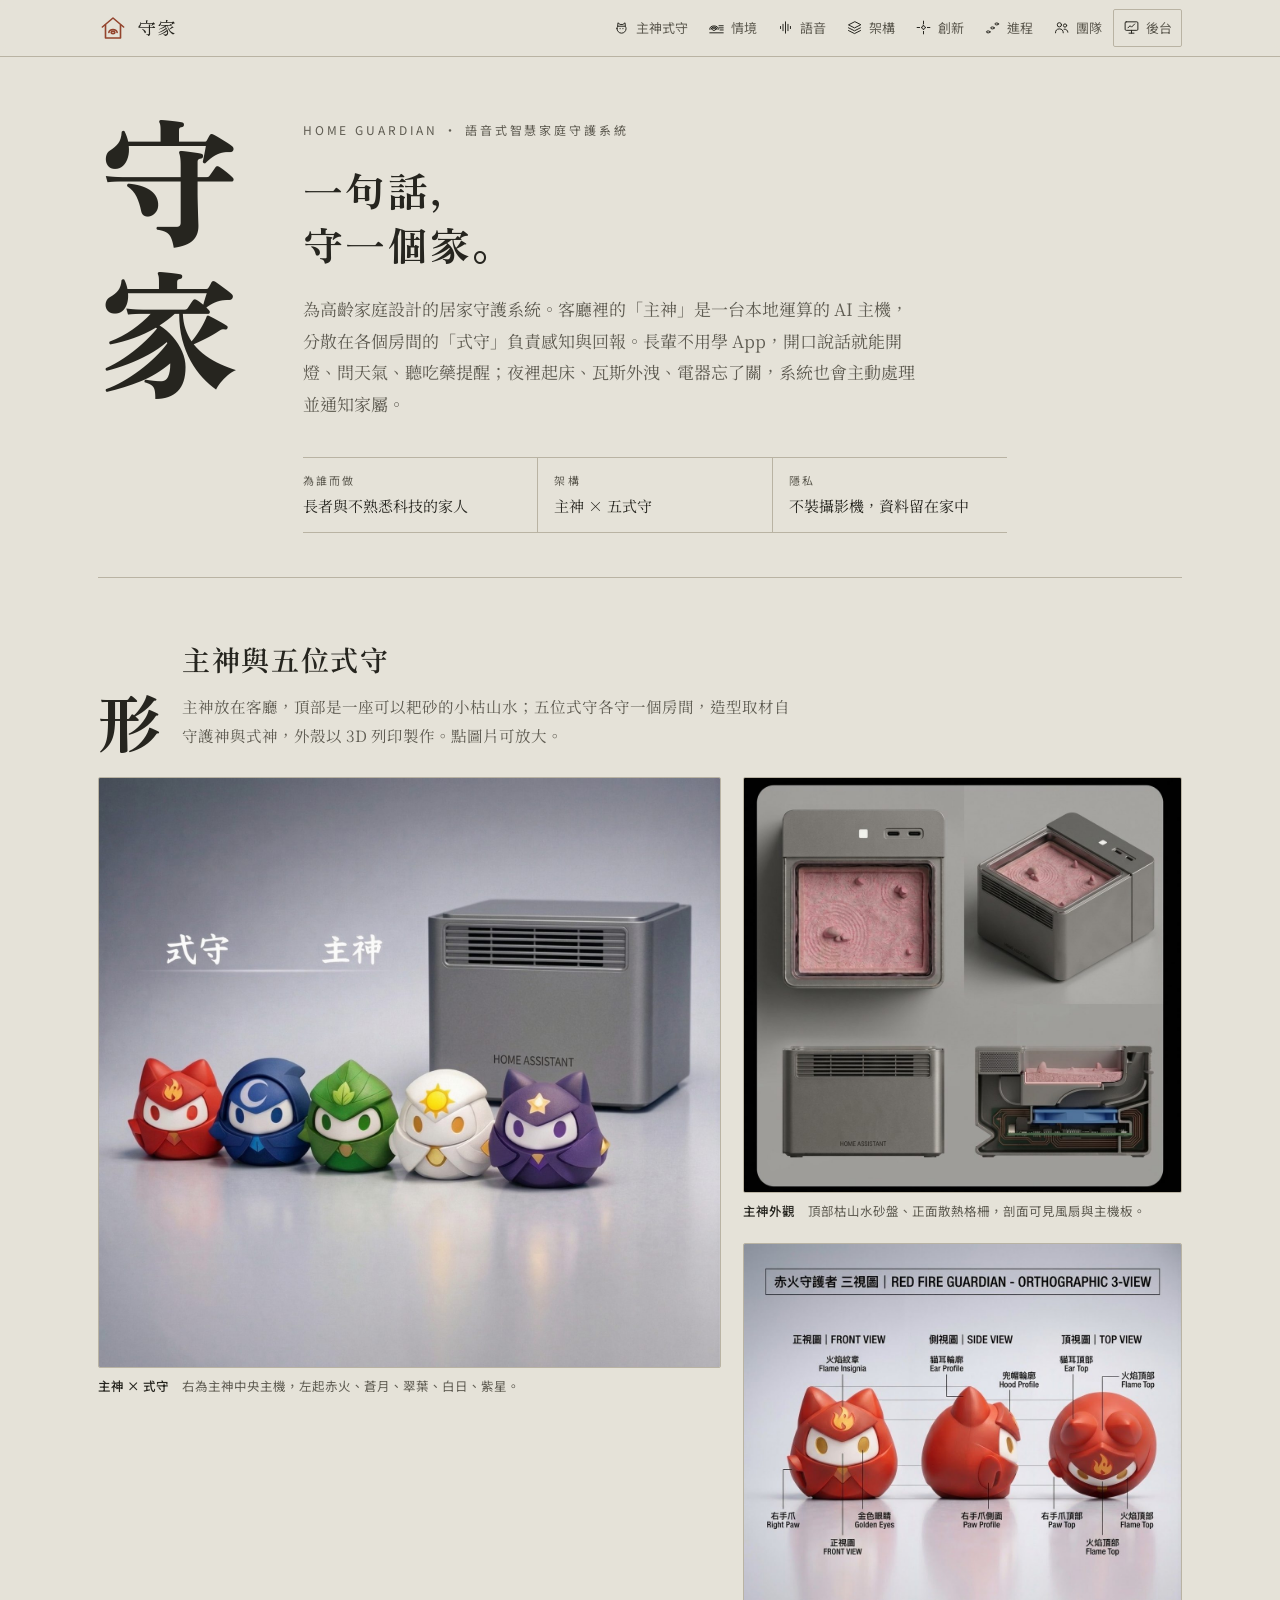
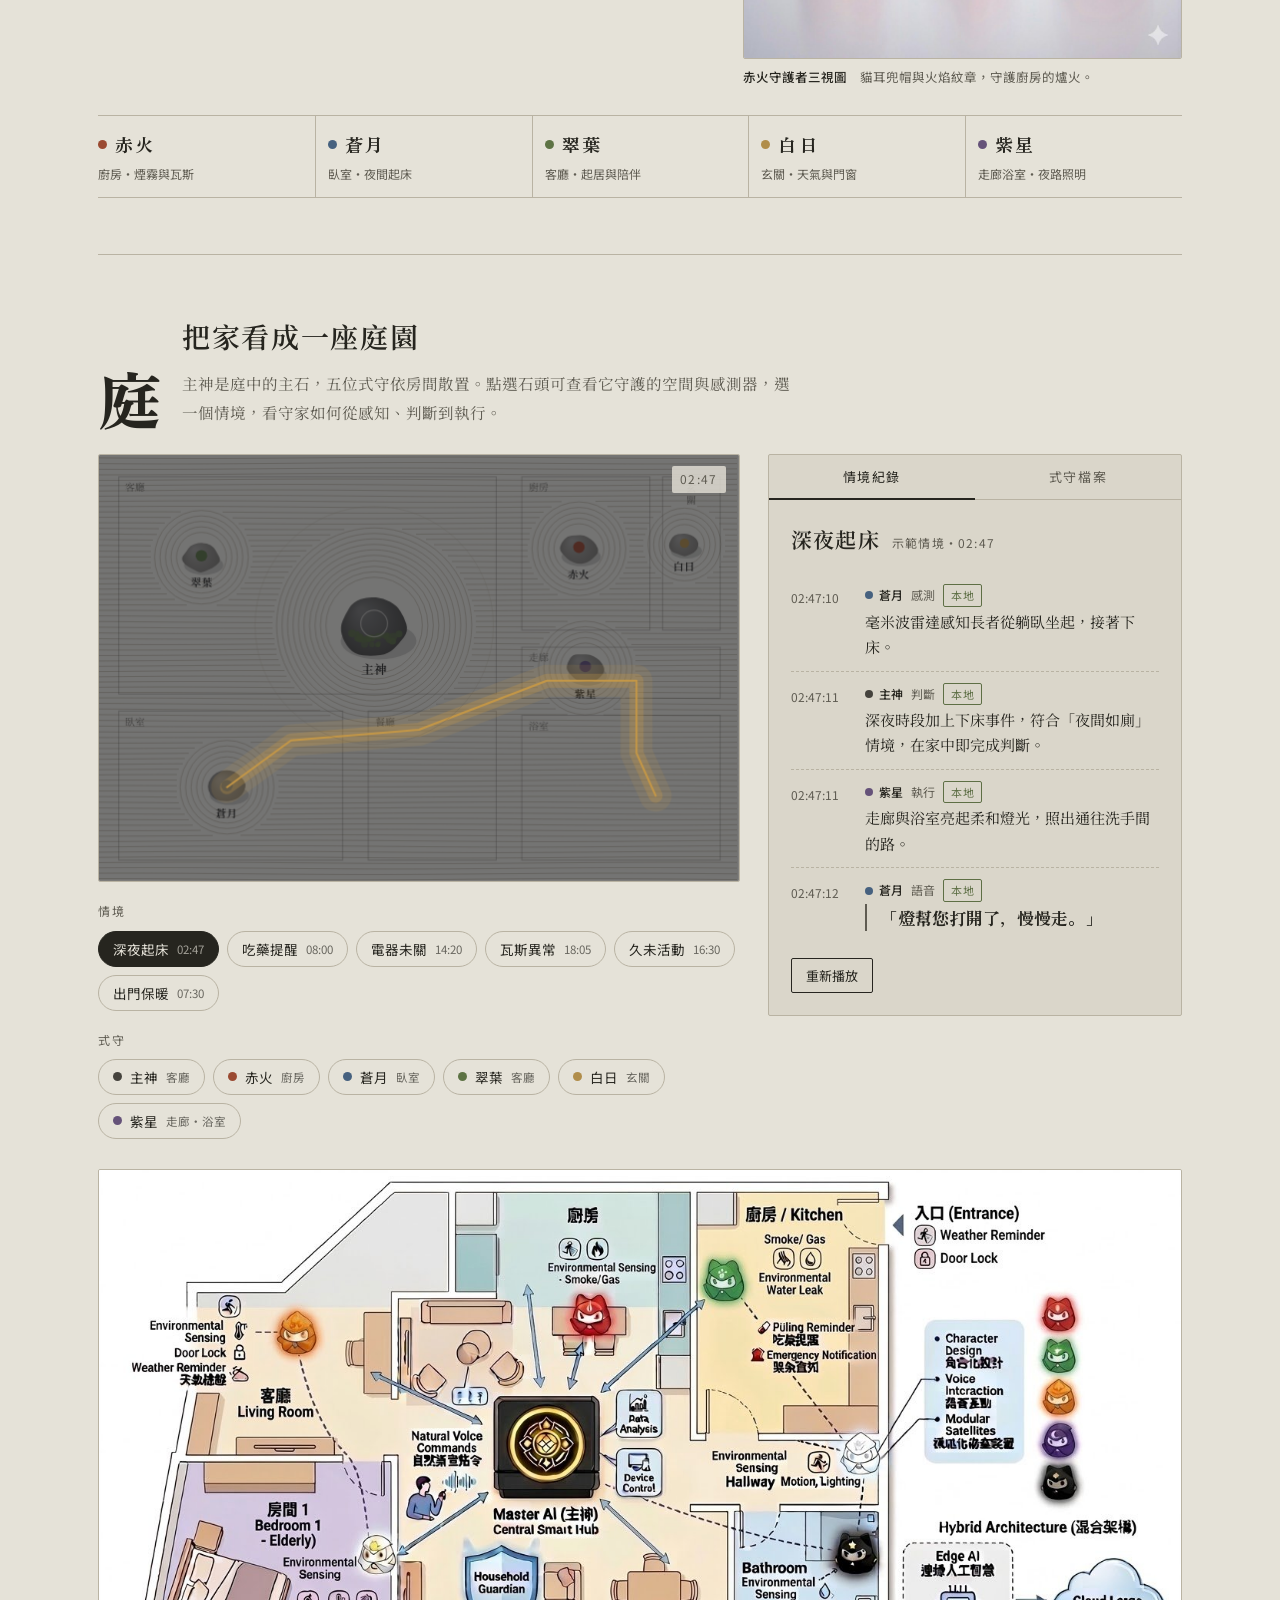
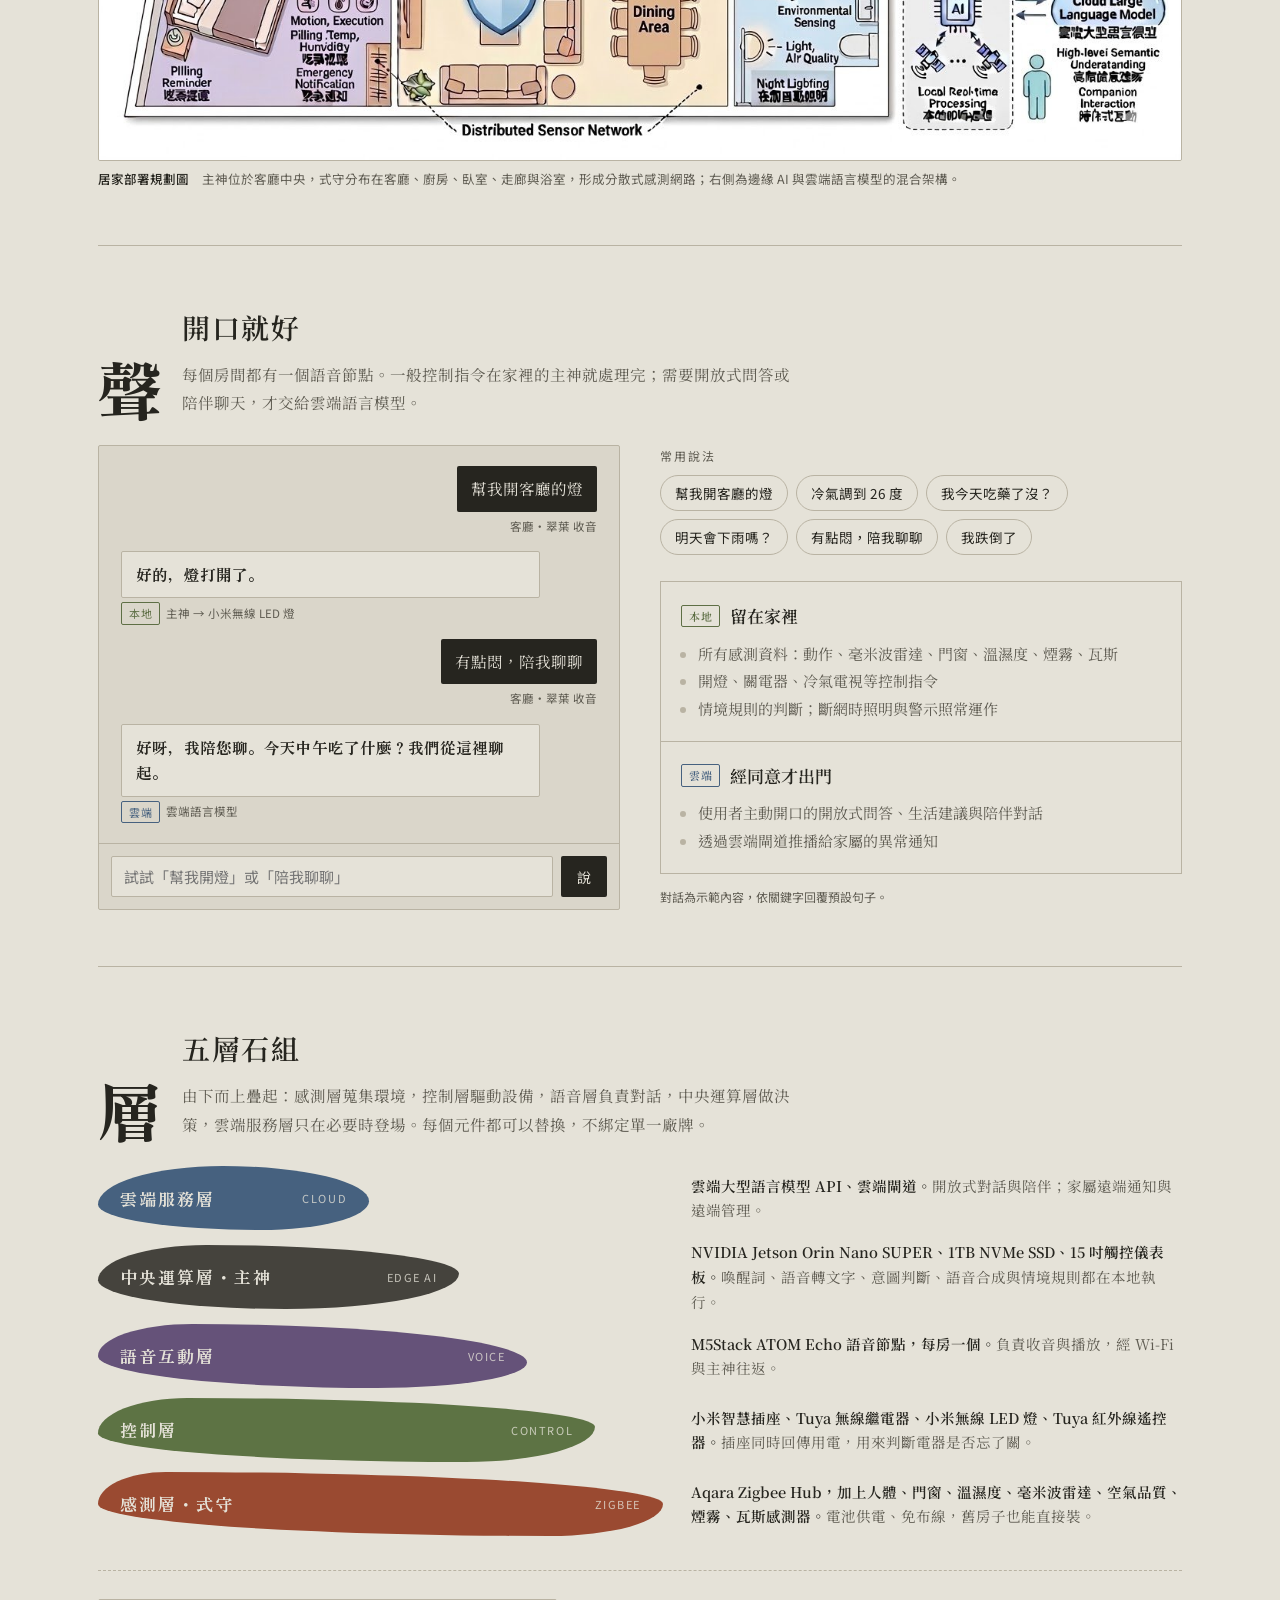
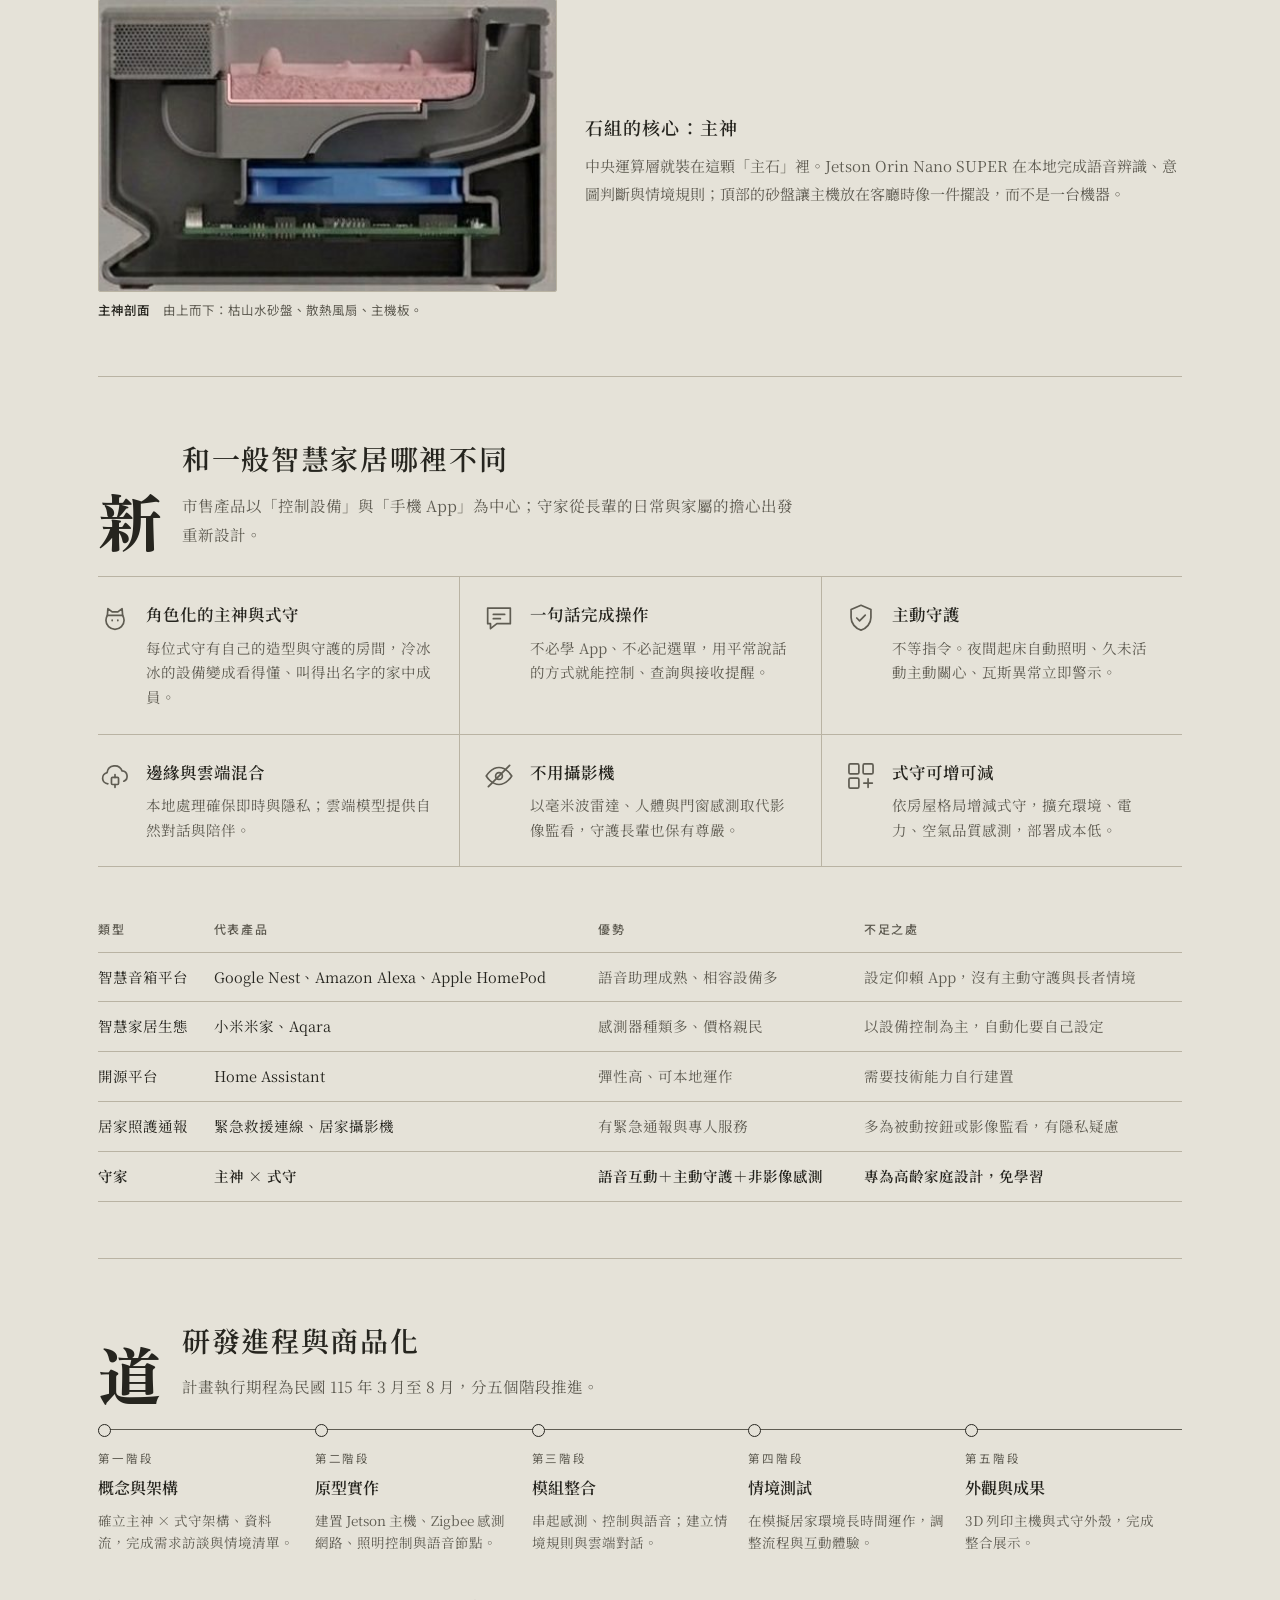
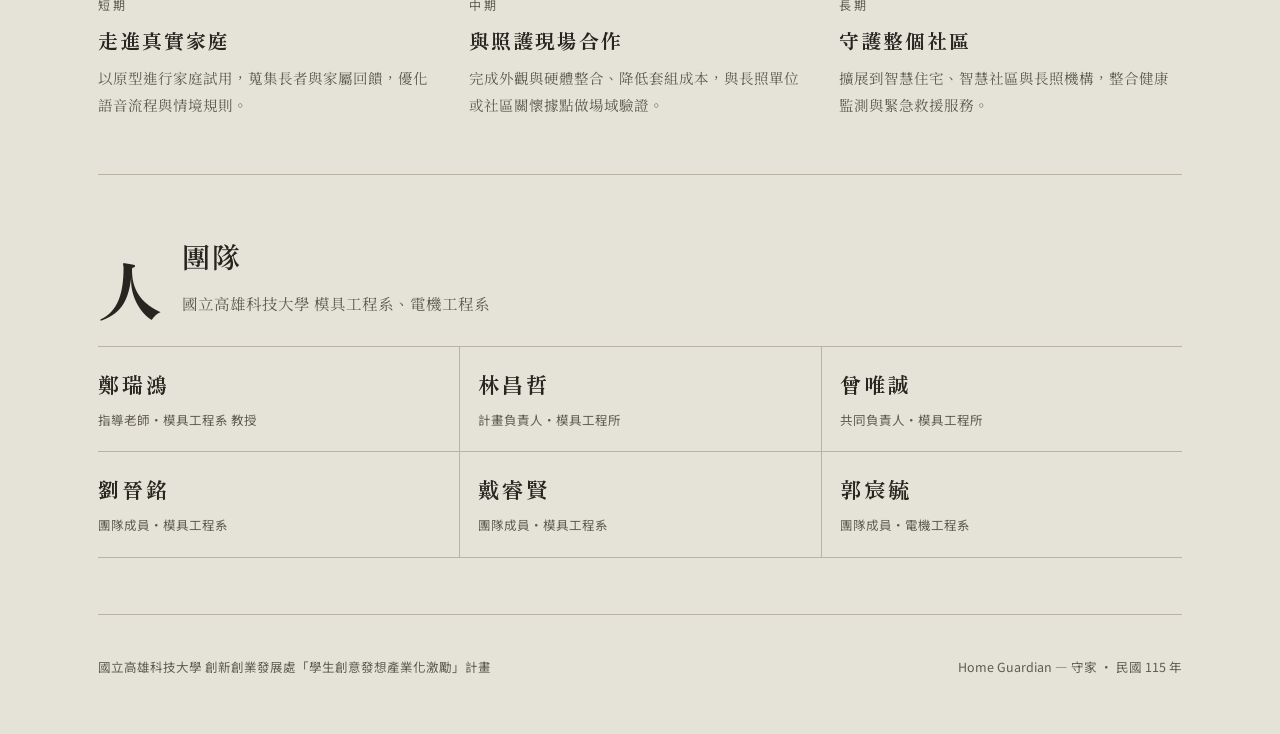
<file: homeguardian/index.html>
<!doctype html>
<html lang="zh-Hant">
<head>
<meta charset="utf-8">
<meta name="viewport" content="width=device-width,initial-scale=1,viewport-fit=cover">
<meta name="description" content="Home Guardian 守家：為高齡家庭設計的語音式智慧家庭守護系統，主神 × 式守架構、邊緣 AI 與不使用攝影機的居家守護。">
<meta property="og:description" content="Home Guardian 守家：為高齡家庭設計的語音式智慧家庭守護系統，主神 × 式守架構、邊緣 AI 與不使用攝影機的居家守護。">
<meta property="og:site_name" content="DesignJarvis">
<style>body{margin:0}img{max-width:100%}[hidden]{display:none!important}</style>
<title>守家 Home Guardian</title>
<link rel="preconnect" href="https://fonts.googleapis.com">
<link rel="preconnect" href="https://fonts.gstatic.com" crossorigin>
<link rel="stylesheet" href="https://fonts.googleapis.com/css2?family=Zen+Old+Mincho:wght@700;900&family=Noto+Serif+TC:wght@400;600&family=Noto+Sans+TC:wght@400;500&display=swap">
<style>
/* 版面：一座枯山水庭園。家＝庭，主神＝主石，式守＝散置的石組；砂紋即感測網路。留白多、線細、色淡。 */
:root{
  --sand:#E5E2D8;      /* 白砂 */
  --sand-2:#DAD6CA;    /* 濕砂／面板 */
  --rake:#C6C0B0;      /* 砂紋 */
  --ink:#26251F;       /* 墨 */
  --ink-2:#5F5C52;     /* 淡墨 */
  --line:#B9B3A3;
  --stone:#7C786E;
  --stone-dark:#45433D;
  --moss:#5E6F45;      /* 苔 */
  --bengara:#93442D;   /* 弁柄（警示／印） */
  --lamp:#C99A45;      /* 行燈 */
  --night:rgba(14,16,24,.52);
  --c-fire:#9A4A31; --c-moon:#46617F; --c-leaf:#5D7344; --c-sun:#B08D4A; --c-star:#655279;
  --f-display:"Zen Old Mincho","Noto Serif TC","Songti TC","PMingLiU",serif;
  --f-body:"Noto Serif TC","Songti TC","PMingLiU",serif;
  --f-ui:"Noto Sans TC","PingFang TC","Microsoft JhengHei",system-ui,sans-serif;
}
@media (prefers-color-scheme: dark){:root:not([data-theme="light"]){
  --sand:#1B1B18; --sand-2:#23231F; --rake:#3B3A33; --ink:#E3DFD3; --ink-2:#A39F93; --line:#45433C;
  --stone:#8B877C; --stone-dark:#64615A; --moss:#8C9C6C; --bengara:#C46B4F; --lamp:#E2B566;
  --night:rgba(0,0,0,.5);
  --c-fire:#C26B50; --c-moon:#7896B8; --c-leaf:#8FA670; --c-sun:#D2B06A; --c-star:#9A86B0;
  color-scheme:dark;
}}
:root[data-theme="dark"]{
  --sand:#1B1B18; --sand-2:#23231F; --rake:#3B3A33; --ink:#E3DFD3; --ink-2:#A39F93; --line:#45433C;
  --stone:#8B877C; --stone-dark:#64615A; --moss:#8C9C6C; --bengara:#C46B4F; --lamp:#E2B566;
  --night:rgba(0,0,0,.5);
  --c-fire:#C26B50; --c-moon:#7896B8; --c-leaf:#8FA670; --c-sun:#D2B06A; --c-star:#9A86B0;
  color-scheme:dark;
}

*{box-sizing:border-box}
body{background:var(--sand);color:var(--ink);font-family:var(--f-body);font-size:16px;line-height:1.85;
  -webkit-font-smoothing:antialiased}
.wrap{max-width:1180px;margin:0 auto;padding-inline:clamp(16px,4vw,48px)}
a{color:inherit}
:focus-visible{outline:2px solid var(--bengara);outline-offset:3px}
h1,h2,h3{text-wrap:balance;font-weight:600;margin:0}
p{margin:0}
.ui{font-family:var(--f-ui)}
.eyebrow{font-family:var(--f-ui);font-size:12px;letter-spacing:.24em;color:var(--ink-2);text-transform:uppercase}

/* 頂部 */
header.top{position:sticky;top:env(safe-area-inset-top,0px);z-index:10;background:color-mix(in srgb,var(--sand) 88%,transparent);
  backdrop-filter:blur(6px);border-bottom:1px solid var(--line)}
header.top .wrap{display:flex;align-items:center;gap:20px;height:56px}
.ico{width:18px;height:18px;flex:none;fill:none;stroke:currentColor;stroke-width:1.4;stroke-linecap:round;stroke-linejoin:round}
.mark{width:30px;height:30px;color:var(--bengara);stroke-width:1.3}
.brand{display:flex;align-items:center;gap:10px;text-decoration:none;font-family:var(--f-display);font-size:18px;letter-spacing:.1em;white-space:nowrap;flex:none}
nav.sections{margin-left:auto;display:flex;gap:2px;overflow-x:auto;scrollbar-width:none;min-width:0}
nav.sections a{font-family:var(--f-ui);font-size:13px;text-decoration:none;color:var(--ink-2);padding:6px 9px;border-radius:2px;white-space:nowrap;display:inline-flex;align-items:center;gap:6px}
nav.sections a .ico{width:17px;height:17px;color:var(--ink)}
nav.sections a.cta{border:1px solid var(--line)}
nav.sections a:hover{color:var(--ink);background:var(--sand-2)}

/* 序 */
.hero{padding-block:56px 28px;display:grid;grid-template-columns:auto 1fr;gap:clamp(24px,5vw,72px);align-items:start}
.hero .vtitle{writing-mode:vertical-rl;font-family:var(--f-display);font-weight:900;font-size:clamp(76px,11vw,148px);
  line-height:1;letter-spacing:.08em;margin:0;color:var(--ink)}
.hero .copy{display:grid;gap:22px;padding-top:6px;min-width:0}
.hero .tagline{font-family:var(--f-display);font-weight:700;font-size:clamp(26px,3.4vw,40px);line-height:1.35;letter-spacing:.06em}
.hero .lede{max-width:36em;color:var(--ink-2);font-size:17px}
.facts{display:flex;flex-wrap:wrap;gap:0;border-top:1px solid var(--line);border-bottom:1px solid var(--line);max-width:44em}
.facts div{flex:1 1 150px;padding:12px 16px 12px 0;display:grid;gap:2px}
.facts div+div{padding-left:16px;border-left:1px solid var(--line)}
.facts dt{font-family:var(--f-ui);font-size:11px;letter-spacing:.2em;color:var(--ink-2)}
.facts dd{margin:0;font-size:15px}

/* 段落標題 */
section.block{padding-block:56px;border-top:1px solid var(--line)}
.shead{display:grid;grid-template-columns:auto 1fr;gap:20px;align-items:end;margin-bottom:28px}
.shead .glyph{font-family:var(--f-display);font-weight:900;font-size:64px;line-height:.9;color:var(--ink)}
.shead h2{font-size:clamp(22px,2.6vw,28px);letter-spacing:.06em}
.shead p{color:var(--ink-2);max-width:40em;margin-top:6px;font-size:15.5px}

/* 庭 */
.garden-grid{display:grid;grid-template-columns:minmax(0,1.55fr) minmax(0,1fr);gap:28px;align-items:start}
.garden-box{position:relative;min-width:0}
#garden{width:100%;aspect-ratio:3/2;display:block;border:1px solid var(--line);border-radius:2px;background:var(--sand);cursor:default;touch-action:manipulation}
.clock{position:absolute;top:12px;right:14px;font-family:var(--f-ui);font-size:12px;letter-spacing:.12em;color:var(--ink-2);
  background:color-mix(in srgb,var(--sand) 80%,transparent);padding:2px 8px;border-radius:2px;font-variant-numeric:tabular-nums}
.row-label{font-family:var(--f-ui);font-size:12px;letter-spacing:.18em;color:var(--ink-2);margin:18px 0 8px}
.chips{display:flex;flex-wrap:wrap;gap:8px}
.chip{font-family:var(--f-ui);font-size:13.5px;background:transparent;color:var(--ink);border:1px solid var(--line);
  padding:7px 14px;border-radius:999px;cursor:pointer;display:inline-flex;align-items:center;gap:8px;transition:background .2s,border-color .2s}
.chip:hover{border-color:var(--ink-2)}
.chip[aria-pressed="true"]{background:var(--ink);color:var(--sand);border-color:var(--ink)}
.chip .dot{width:9px;height:9px;border-radius:50%;background:var(--dot,var(--stone-dark));flex:none}
.chip small{font-size:11.5px;color:inherit;opacity:.65;font-variant-numeric:tabular-nums}

.panel{background:var(--sand-2);border:1px solid var(--line);border-radius:2px;min-width:0;display:flex;flex-direction:column}
.tabs{display:flex;border-bottom:1px solid var(--line)}
.tabs button{flex:1;font-family:var(--f-ui);font-size:13px;letter-spacing:.12em;background:none;border:0;color:var(--ink-2);
  padding:12px 8px;cursor:pointer;border-bottom:2px solid transparent;margin-bottom:-1px}
.tabs button[aria-selected="true"]{color:var(--ink);border-bottom-color:var(--ink)}
.pbody{padding:20px 22px 22px;min-height:420px}
.scen-title{display:flex;align-items:baseline;gap:12px;margin-bottom:14px;flex-wrap:wrap}
.scen-title h3{font-size:21px;letter-spacing:.06em}
.scen-title span{font-family:var(--f-ui);font-size:12px;color:var(--ink-2);letter-spacing:.1em}
ol.steps{list-style:none;margin:0;padding:0;display:grid;gap:0}
ol.steps li{display:grid;grid-template-columns:62px 1fr;gap:12px;padding:11px 0;border-top:1px dashed var(--line);animation:settle .5s ease both}
ol.steps li:first-child{border-top:0}
.st-time{font-family:var(--f-ui);font-size:12px;color:var(--ink-2);font-variant-numeric:tabular-nums;padding-top:3px}
.st-meta{display:flex;align-items:center;gap:8px;font-family:var(--f-ui);font-size:12px;color:var(--ink-2);margin-bottom:2px;flex-wrap:wrap}
.st-meta .who{color:var(--ink);font-weight:500;display:inline-flex;align-items:center;gap:6px}
.st-meta .who i{width:8px;height:8px;border-radius:50%;background:var(--dot)}
.tag{font-size:11px;padding:0 7px;border:1px solid var(--line);border-radius:2px;letter-spacing:.06em}
.tag.cloud{border-color:var(--c-moon);color:var(--c-moon)}
.tag.local{border-color:var(--moss);color:var(--moss)}
.tag.alert{border-color:var(--bengara);color:var(--bengara)}
.st-text{font-size:15px;line-height:1.7}
.voice{font-family:var(--f-display);font-weight:700;font-size:17px;line-height:1.6;padding-left:14px;border-left:2px solid var(--ink-2)}
.voice::before{content:"「"}.voice::after{content:"」"}
.push{margin-top:6px;background:var(--sand);border:1px solid var(--line);border-radius:10px;padding:10px 12px;display:grid;gap:2px;font-family:var(--f-ui)}
.push b{font-size:13px;font-weight:500;display:flex;gap:8px;align-items:center}
.push b::before{content:"守";font-family:var(--f-display);font-size:11px;width:18px;height:18px;display:grid;place-items:center;background:var(--bengara);color:var(--sand);border-radius:4px}
.push span{font-size:13px;color:var(--ink-2);line-height:1.5}
.replay{margin-top:16px;font-family:var(--f-ui);font-size:13px;background:none;border:1px solid var(--ink);color:var(--ink);padding:7px 14px;border-radius:2px;cursor:pointer}
.replay:hover{background:var(--ink);color:var(--sand)}
.note{font-family:var(--f-ui);font-size:12px;color:var(--ink-2);margin-top:12px}

.stone-card h3{font-family:var(--f-display);font-weight:900;font-size:40px;letter-spacing:.1em;line-height:1.1}
.stone-card .sub{font-family:var(--f-ui);font-size:13px;color:var(--ink-2);letter-spacing:.1em;margin:6px 0 16px;display:flex;gap:10px;align-items:center}
.stone-card .sub i{width:10px;height:10px;border-radius:50%;background:var(--dot)}
.stone-card p{font-size:15.5px}
.stone-card dl{margin:18px 0 0;display:grid;grid-template-columns:76px 1fr;gap:8px 14px;font-size:14.5px}
.stone-card dt{font-family:var(--f-ui);font-size:12px;color:var(--ink-2);letter-spacing:.12em;padding-top:2px}
.stone-card dd{margin:0}
.stone-card ul{margin:0;padding-left:1.1em}

/* 聲 */
.voice-grid{display:grid;grid-template-columns:minmax(0,1fr) minmax(0,1fr);gap:40px;align-items:start}
.chat{background:var(--sand-2);border:1px solid var(--line);border-radius:2px;display:flex;flex-direction:column}
.chat-log{padding:20px 22px;display:grid;gap:14px;max-height:440px;min-height:300px;overflow-y:auto;align-content:start}
.msg{display:grid;gap:4px;max-width:88%;animation:settle .4s ease both}
.msg.user{justify-self:end;text-align:right}
.msg .bubble{font-size:15.5px;line-height:1.65;padding:10px 14px;border-radius:2px}
.msg.user .bubble{background:var(--ink);color:var(--sand)}
.msg.bot .bubble{background:var(--sand);border:1px solid var(--line);font-family:var(--f-display);font-weight:700}
.msg .route{font-family:var(--f-ui);font-size:11.5px;color:var(--ink-2);display:flex;gap:6px;align-items:center;flex-wrap:wrap}
.msg.user .route{justify-content:flex-end}
.chat form{display:flex;gap:8px;border-top:1px solid var(--line);padding:12px}
.chat input{flex:1;min-width:0;font-family:var(--f-ui);font-size:15px;background:var(--sand);color:var(--ink);border:1px solid var(--line);border-radius:2px;padding:9px 12px}
.chat form button{font-family:var(--f-ui);font-size:14px;background:var(--ink);color:var(--sand);border:0;border-radius:2px;padding:0 16px;cursor:pointer}
.split{display:grid;gap:0;border:1px solid var(--line)}
.split > div{padding:18px 20px}
.split > div + div{border-top:1px solid var(--line)}
.split h3{font-size:17px;display:flex;align-items:center;gap:10px;margin-bottom:8px}
.split ul{margin:0;padding-left:1.1em;font-size:15px;color:var(--ink-2)}
.split ul li::marker{color:var(--line)}

/* 層 */
.stack{display:grid;gap:10px}
.layer{display:grid;grid-template-columns:minmax(0,1.15fr) minmax(0,1fr);gap:28px;align-items:center}
.layer .rock{width:var(--w)}
.rock{background:var(--rc);color:var(--sand);padding:14px 22px;font-family:var(--f-display);font-weight:700;font-size:17px;letter-spacing:.12em;
  border-radius:var(--rr);min-height:64px;display:flex;align-items:center;justify-content:space-between;gap:12px}
.rock small{font-family:var(--f-ui);font-weight:400;font-size:11px;letter-spacing:.14em;opacity:.8}
.layer p{font-size:14.5px;color:var(--ink-2);line-height:1.7;min-width:0}
.layer p b{color:var(--ink);font-weight:600}
.hw{margin-top:30px;overflow-x:auto}
table{border-collapse:collapse;width:100%;font-size:14.5px;min-width:620px}
th,td{text-align:left;padding:11px 14px 11px 0;border-bottom:1px solid var(--line);vertical-align:top}
th{font-family:var(--f-ui);font-weight:500;font-size:12px;letter-spacing:.14em;color:var(--ink-2)}
tr.us td{color:var(--ink);font-weight:600}
td.muted{color:var(--ink-2)}

/* 新 */
.innov{display:grid;grid-template-columns:repeat(3,minmax(0,1fr));gap:0;border-top:1px solid var(--line)}
.innov > div{padding:22px 22px 24px 0;border-bottom:1px solid var(--line);display:grid;grid-template-columns:auto 1fr;gap:14px;align-items:start}
.innov > div:not(:nth-child(3n+1)){padding-left:22px;border-left:1px solid var(--line)}
.innov .k{width:34px;height:34px;color:var(--ink-2);stroke-width:1.2;margin-top:2px}
.innov h3{font-size:16.5px;margin-bottom:6px}
.innov p{font-size:14.5px;color:var(--ink-2);line-height:1.7}
.compare{margin-top:40px;overflow-x:auto}

/* 道 */
.path{display:grid;grid-template-columns:repeat(5,minmax(0,1fr));gap:0;position:relative;margin-bottom:40px}
.path li{list-style:none;padding:18px 16px 0 0;position:relative;border-top:1px solid var(--ink-2)}
.path li::before{content:"";position:absolute;top:-6px;left:0;width:11px;height:11px;border-radius:50%;background:var(--sand);border:1.5px solid var(--ink)}
.path .n{font-family:var(--f-ui);font-size:11.5px;letter-spacing:.16em;color:var(--ink-2)}
.path h3{font-size:16px;margin:4px 0 6px}
.path p{font-size:13.5px;color:var(--ink-2);line-height:1.65}
ol.path{padding:0;margin:0 0 40px}
.horizon{display:grid;grid-template-columns:repeat(3,minmax(0,1fr));gap:28px}
.horizon div{display:grid;gap:6px}
.horizon h3{font-family:var(--f-display);font-weight:700;font-size:20px;letter-spacing:.1em}
.horizon p{font-size:14.5px;color:var(--ink-2)}

/* 人 */
.team{display:grid;grid-template-columns:repeat(3,minmax(0,1fr));gap:0;border-top:1px solid var(--line)}
.team div{padding:18px 18px 18px 0;border-bottom:1px solid var(--line)}
.team div:not(:nth-child(3n+1)){padding-left:18px;border-left:1px solid var(--line)}
.team b{font-family:var(--f-display);font-weight:700;font-size:21px;letter-spacing:.14em;display:block}
.team span{font-family:var(--f-ui);font-size:12.5px;color:var(--ink-2)}
footer{padding-block:40px 56px;border-top:1px solid var(--line);font-family:var(--f-ui);font-size:12.5px;color:var(--ink-2);display:flex;justify-content:space-between;gap:16px;flex-wrap:wrap}

/* 形・圖片 */
.gallery{display:grid;grid-template-columns:repeat(12,minmax(0,1fr));gap:22px;align-items:start}
.g-main{grid-column:span 7}.g-side{grid-column:span 5;display:grid;gap:22px}
figure{margin:0;min-width:0}
figure button.zoom{display:block;width:100%;padding:0;border:1px solid var(--line);border-radius:2px;background:var(--sand-2);cursor:zoom-in;overflow:hidden}
figure img{display:block;width:100%;height:auto;transition:transform .6s ease}
figure button.zoom:hover img{transform:scale(1.02)}
figcaption{font-family:var(--f-ui);font-size:12.5px;color:var(--ink-2);line-height:1.6;margin-top:8px}
figcaption b{color:var(--ink);font-weight:500}
.roster{display:grid;grid-template-columns:repeat(5,minmax(0,1fr));gap:0;border-top:1px solid var(--line);border-bottom:1px solid var(--line)}
.roster div{padding:12px 12px 12px 0;display:grid;gap:2px}
.roster div+div{padding-left:12px;border-left:1px solid var(--line)}
.roster b{font-family:var(--f-display);font-weight:700;font-size:18px;letter-spacing:.12em;display:flex;align-items:center;gap:8px}
.roster b i{width:9px;height:9px;border-radius:50%;background:var(--dot)}
.roster span{font-family:var(--f-ui);font-size:12px;color:var(--ink-2)}
.core{display:grid;grid-template-columns:minmax(0,1fr) minmax(0,1.3fr);gap:28px;align-items:center;margin-top:34px;padding-top:28px;border-top:1px dashed var(--line)}
.core h3{font-size:18px;letter-spacing:.06em;margin-bottom:8px}
.core p{font-size:15px;color:var(--ink-2)}
.plan-fig{margin-top:30px}
dialog#lb{border:0;padding:0;background:transparent;max-width:min(1200px,94vw);max-height:92vh}
dialog#lb::backdrop{background:rgba(10,10,8,.82)}
dialog#lb img{display:block;max-width:100%;max-height:84vh;width:auto;margin:0 auto}
dialog#lb p{color:#e6e2d6;font-family:var(--f-ui);font-size:13px;text-align:center;margin-top:10px}
dialog#lb button{position:absolute;top:8px;right:8px;background:rgba(0,0,0,.55);color:#fff;border:0;border-radius:2px;padding:4px 10px;cursor:pointer;font-family:var(--f-ui)}
@media (max-width:560px){.roster{grid-template-columns:repeat(2,minmax(0,1fr))}.roster div{border-left:0 !important;padding-left:0 !important}}
@keyframes settle{from{opacity:.25;transform:translateY(4px)}to{opacity:1;transform:none}}

@media (max-width:900px){
  .garden-grid,.voice-grid{grid-template-columns:1fr}
  .pbody{min-height:0}
  .innov,.team{grid-template-columns:repeat(2,minmax(0,1fr))}
  .innov > div,.team div{padding-left:0 !important;border-left:0 !important}
  .innov > div:nth-child(2n),.team div:nth-child(2n){padding-left:18px !important;border-left:1px solid var(--line) !important}
  .path{grid-template-columns:1fr;gap:0}
  .path li{border-top:0;border-left:1px solid var(--ink-2);padding:0 0 22px 22px}
  .path li::before{top:4px;left:-6px}
  .horizon{grid-template-columns:1fr}
  .layer{grid-template-columns:1fr;gap:6px}
  .layer .rock{width:auto;max-width:var(--w)}
  .gallery{grid-template-columns:1fr}
  .gallery .g-main,.gallery .g-side{grid-column:auto}
  .core{grid-template-columns:1fr}
}
@media (max-width:560px){
  .hero{grid-template-columns:1fr;padding-block:32px 16px}
  .hero .vtitle{writing-mode:horizontal-tb;font-size:72px;letter-spacing:.12em}
  .innov,.team{grid-template-columns:1fr}
  .innov > div:nth-child(2n),.team div:nth-child(2n){padding-left:0 !important;border-left:0 !important}
  .shead .glyph{font-size:46px}
  .facts div+div{padding-left:0;border-left:0}
  .facts div{flex-basis:100%;border-bottom:1px solid var(--line)}
  .facts div:last-child{border-bottom:0}
  .layer .rock{max-width:100%}
  nav.sections a{padding:6px 7px}
  nav.sections a span{display:none}
}
@media (prefers-reduced-motion:reduce){*{animation:none !important;transition:none !important}}
</style>
</head>
<body>
<svg width="0" height="0" style="position:absolute" aria-hidden="true">
  <symbol id="i-mark" viewBox="0 0 24 24"><path d="M3.5 11.2 12 4l8.5 7.2"/><path d="M6 9.5V20h12V9.5"/><ellipse cx="12" cy="15.6" rx="1.5" ry="1"/><path d="M8.7 15.6a3.3 2.3 0 0 1 6.6 0"/></symbol>
  <symbol id="i-form" viewBox="0 0 24 24"><path d="M6.6 10.2 7 5.4l3 2.3h4l3-2.3.4 4.8"/><path d="M5.6 13.6a6.4 6.4 0 0 0 12.8 0c0-1.9-1-3.4-1-3.4H6.6s-1 1.5-1 3.4z"/><path d="M10 13.4v.4M14 13.4v.4"/></symbol>
  <symbol id="i-garden" viewBox="0 0 24 24"><ellipse cx="8.5" cy="14.5" rx="2.4" ry="1.6"/><path d="M4.3 14.5a4.2 3.2 0 0 1 8.4 0M2.4 14.5a6.1 4.7 0 0 1 12.2 0"/><path d="M15.5 9.5h6M15.5 12.5h6M17 15.5h4.5M2.5 19.5h19"/></symbol>
  <symbol id="i-voice" viewBox="0 0 24 24"><path d="M12 4v16M8.5 7.5v9M15.5 7.5v9M5 10.5v3M19 10.5v3"/></symbol>
  <symbol id="i-layers" viewBox="0 0 24 24"><path d="M12 4 3.5 8.3 12 12.6l8.5-4.3z"/><path d="m3.5 12.4 8.5 4.3 8.5-4.3"/><path d="m3.5 16.3 8.5 4.3 8.5-4.3"/></symbol>
  <symbol id="i-new" viewBox="0 0 24 24"><path d="M12 3v3.5M12 17.5V21M3 12h3.5M17.5 12H21"/><path d="m12 8.6 1.2 2.2 2.2 1.2-2.2 1.2-1.2 2.2-1.2-2.2L8.6 12l2.2-1.2z"/></symbol>
  <symbol id="i-path" viewBox="0 0 24 24"><ellipse cx="6" cy="18.2" rx="2.6" ry="1.4"/><ellipse cx="12" cy="12.6" rx="2.6" ry="1.4"/><ellipse cx="18" cy="7" rx="2.6" ry="1.4"/></symbol>
  <symbol id="i-people" viewBox="0 0 24 24"><circle cx="9" cy="8.2" r="3"/><path d="M3.5 19.5a5.5 5.5 0 0 1 11 0"/><circle cx="17" cy="9.2" r="2.3"/><path d="M15.6 14.3a4.4 4.4 0 0 1 5.4 4.3"/></symbol>
  <symbol id="i-console" viewBox="0 0 24 24"><rect x="3" y="4" width="18" height="12" rx="1.5"/><path d="M8.5 20h7M12 16v4"/><path d="m7 12.5 3-3 2 2 4.5-4.5"/></symbol>
  <symbol id="i-speech" viewBox="0 0 24 24"><path d="M4 5h16v11h-9.5L6 19.5V16H4z"/><path d="M8 9.5h8M8 12.5h5"/></symbol>
  <symbol id="i-shield" viewBox="0 0 24 24"><path d="M12 3 19 6v5.6c0 4.2-3 7.7-7 9-4-1.3-7-4.8-7-9V6z"/><path d="m9 12 2 2 4-4"/></symbol>
  <symbol id="i-hybrid" viewBox="0 0 24 24"><path d="M7 17.5a4 4 0 0 1-.6-7.9A5.5 5.5 0 0 1 17 8.4a3.8 3.8 0 0 1 1.2 7.3"/><rect x="9.5" y="13" width="5" height="5" rx=".8"/><path d="M12 11v2M12 18v2"/></symbol>
  <symbol id="i-eyeoff" viewBox="0 0 24 24"><path d="M3 12s3.5-6 9-6 9 6 9 6-3.5 6-9 6-9-6-9-6z"/><circle cx="12" cy="12" r="2.4"/><path d="M4.5 19.5 19.5 4.5"/></symbol>
  <symbol id="i-modules" viewBox="0 0 24 24"><rect x="3.5" y="3.5" width="7" height="7" rx="1"/><rect x="13.5" y="3.5" width="7" height="7" rx="1"/><rect x="3.5" y="13.5" width="7" height="7" rx="1"/><path d="M17 14v6M14 17h6"/></symbol>
</svg>
<header class="top">
  <div class="wrap">
    <a class="brand" href="#top"><svg class="ico mark" aria-hidden="true"><use href="#i-mark"/></svg>守家</a>
    <nav class="sections" aria-label="章節">
      <a href="#form-sec"><svg class="ico" aria-hidden="true"><use href="#i-form"/></svg><span>主神式守</span></a>
      <a href="#garden-sec"><svg class="ico" aria-hidden="true"><use href="#i-garden"/></svg><span>情境</span></a>
      <a href="#voice-sec"><svg class="ico" aria-hidden="true"><use href="#i-voice"/></svg><span>語音</span></a>
      <a href="#layer-sec"><svg class="ico" aria-hidden="true"><use href="#i-layers"/></svg><span>架構</span></a>
      <a href="#new-sec"><svg class="ico" aria-hidden="true"><use href="#i-new"/></svg><span>創新</span></a>
      <a href="#path-sec"><svg class="ico" aria-hidden="true"><use href="#i-path"/></svg><span>進程</span></a>
      <a href="#team-sec"><svg class="ico" aria-hidden="true"><use href="#i-people"/></svg><span>團隊</span></a>
      <a class="cta" href="console.html" target="_blank" rel="noopener"><svg class="ico" aria-hidden="true"><use href="#i-console"/></svg><span>後台</span></a>
    </nav>
  </div>
</header>

<main class="wrap" id="top">
  <section class="hero">
    <h1 class="vtitle">守家</h1>
    <div class="copy">
      <div class="eyebrow">Home Guardian · 語音式智慧家庭守護系統</div>
      <p class="tagline">一句話，<br>守一個家。</p>
      <p class="lede">為高齡家庭設計的居家守護系統。客廳裡的「主神」是一台本地運算的 AI 主機，分散在各個房間的「式守」負責感知與回報。長輩不用學 App，開口說話就能開燈、問天氣、聽吃藥提醒；夜裡起床、瓦斯外洩、電器忘了關，系統也會主動處理並通知家屬。</p>
      <dl class="facts">
        <div><dt>為誰而做</dt><dd>長者與不熟悉科技的家人</dd></div>
        <div><dt>架構</dt><dd>主神 × 五式守</dd></div>
        <div><dt>隱私</dt><dd>不裝攝影機，資料留在家中</dd></div>
      </dl>
    </div>
  </section>

  <!-- 形 -->
  <section class="block" id="form-sec">
    <div class="shead">
      <div class="glyph" aria-hidden="true">形</div>
      <div>
        <h2>主神與五位式守</h2>
        <p>主神放在客廳，頂部是一座可以耙砂的小枯山水；五位式守各守一個房間，造型取材自守護神與式神，外殼以 3D 列印製作。點圖片可放大。</p>
      </div>
    </div>
    <div class="gallery">
      <div class="g-main"><figure><button class="zoom" type="button" data-cap="<b>主神 × 式守</b>　右為主神中央主機，左起赤火、蒼月、翠葉、白日、紫星。"><img src="homeguardian-img/shushin-shikimori.jpg" width="1600" height="1516" alt="主神中央主機與赤火、蒼月、翠葉、白日、紫星五位式守"></button><figcaption><b>主神 × 式守</b>　右為主神中央主機，左起赤火、蒼月、翠葉、白日、紫星。</figcaption></figure></div>
      <div class="g-side">
        <figure><button class="zoom" type="button" data-cap="<b>主神外觀</b>　頂部枯山水砂盤、正面散熱格柵，剖面可見風扇與主機板。"><img src="homeguardian-img/host-views.jpg" width="1064" height="1008" alt="主神外觀俯視、立體、正面與剖面"></button><figcaption><b>主神外觀</b>　頂部枯山水砂盤、正面散熱格柵，剖面可見風扇與主機板。</figcaption></figure>
        <figure><button class="zoom" type="button" data-cap="<b>赤火守護者三視圖</b>　貓耳兜帽與火焰紋章，守護廚房的爐火。"><img src="homeguardian-img/sekka-3view.jpg" width="1064" height="1008" alt="赤火守護者正視、側視、頂視三視圖"></button><figcaption><b>赤火守護者三視圖</b>　貓耳兜帽與火焰紋章，守護廚房的爐火。</figcaption></figure>
      </div>
    </div>
    <div class="roster" style="margin-top:28px">
      <div style="--dot:var(--c-fire)"><b><i></i>赤火</b><span>廚房・煙霧與瓦斯</span></div>
      <div style="--dot:var(--c-moon)"><b><i></i>蒼月</b><span>臥室・夜間起床</span></div>
      <div style="--dot:var(--c-leaf)"><b><i></i>翠葉</b><span>客廳・起居與陪伴</span></div>
      <div style="--dot:var(--c-sun)"><b><i></i>白日</b><span>玄關・天氣與門窗</span></div>
      <div style="--dot:var(--c-star)"><b><i></i>紫星</b><span>走廊浴室・夜路照明</span></div>
    </div>
  </section>

  <!-- 庭 -->
  <section class="block" id="garden-sec">
    <div class="shead">
      <div class="glyph" aria-hidden="true">庭</div>
      <div>
        <h2>把家看成一座庭園</h2>
        <p>主神是庭中的主石，五位式守依房間散置。點選石頭可查看它守護的空間與感測器，選一個情境，看守家如何從感知、判斷到執行。</p>
      </div>
    </div>
    <div class="garden-grid">
      <div class="garden-box">
        <canvas id="garden" role="img" aria-label="守家居家部署示意：主神位於客廳，赤火守廚房、蒼月守臥室、翠葉守客廳、白日守玄關、紫星守走廊"></canvas>
        <div class="clock" id="clock">02:47</div>
        <div class="row-label">情境</div>
        <div class="chips" id="scen-chips"></div>
        <div class="row-label">式守</div>
        <div class="chips" id="stone-chips"></div>
      </div>
      <div class="panel">
        <div class="tabs" role="tablist">
          <button role="tab" id="tab-log" aria-selected="true" aria-controls="pbody">情境紀錄</button>
          <button role="tab" id="tab-stone" aria-selected="false" aria-controls="pbody">式守檔案</button>
        </div>
        <div class="pbody" id="pbody" role="tabpanel"></div>
      </div>
    </div>
    <div class="plan-fig"><figure><button class="zoom" type="button" data-cap="<b>居家部署規劃圖</b>　主神位於客廳中央，式守分布在客廳、廚房、臥室、走廊與浴室，形成分散式感測網路；右側為邊緣 AI 與雲端語言模型的混合架構。"><img src="homeguardian-img/floorplan.jpg" width="1408" height="768" alt="守家居家部署規劃圖"></button><figcaption><b>居家部署規劃圖</b>　主神位於客廳中央，式守分布在客廳、廚房、臥室、走廊與浴室，形成分散式感測網路；右側為邊緣 AI 與雲端語言模型的混合架構。</figcaption></figure></div>
  </section>

  <!-- 聲 -->
  <section class="block" id="voice-sec">
    <div class="shead">
      <div class="glyph" aria-hidden="true">聲</div>
      <div>
        <h2>開口就好</h2>
        <p>每個房間都有一個語音節點。一般控制指令在家裡的主神就處理完；需要開放式問答或陪伴聊天，才交給雲端語言模型。</p>
      </div>
    </div>
    <div class="voice-grid">
      <div class="chat">
        <div class="chat-log" id="chat-log" aria-live="polite"></div>
        <form id="chat-form">
          <label for="chat-input" class="eyebrow" style="position:absolute;left:-9999px">對守家說</label>
          <input id="chat-input" autocomplete="off" placeholder="試試「幫我開燈」或「陪我聊聊」">
          <button type="submit">說</button>
        </form>
      </div>
      <div>
        <div class="row-label" style="margin-top:0">常用說法</div>
        <div class="chips" id="phrase-chips" style="margin-bottom:26px"></div>
        <div class="split">
          <div>
            <h3><span class="tag local">本地</span>留在家裡</h3>
            <ul>
              <li>所有感測資料：動作、毫米波雷達、門窗、溫濕度、煙霧、瓦斯</li>
              <li>開燈、關電器、冷氣電視等控制指令</li>
              <li>情境規則的判斷；斷網時照明與警示照常運作</li>
            </ul>
          </div>
          <div>
            <h3><span class="tag cloud">雲端</span>經同意才出門</h3>
            <ul>
              <li>使用者主動開口的開放式問答、生活建議與陪伴對話</li>
              <li>透過雲端閘道推播給家屬的異常通知</li>
            </ul>
          </div>
        </div>
        <p class="note">對話為示範內容，依關鍵字回覆預設句子。</p>
      </div>
    </div>
  </section>

  <!-- 層 -->
  <section class="block" id="layer-sec">
    <div class="shead">
      <div class="glyph" aria-hidden="true">層</div>
      <div>
        <h2>五層石組</h2>
        <p>由下而上疊起：感測層蒐集環境，控制層驅動設備，語音層負責對話，中央運算層做決策，雲端服務層只在必要時登場。每個元件都可以替換，不綁定單一廠牌。</p>
      </div>
    </div>
    <div class="stack">
      <div class="layer" style="--w:48%"><div class="rock" style="--rc:var(--c-moon);--rr:46% 54% 40% 60% / 60% 55% 45% 40%">雲端服務層<small>CLOUD</small></div>
        <p><b>雲端大型語言模型 API、雲端閘道。</b>開放式對話與陪伴；家屬遠端通知與遠端管理。</p></div>
      <div class="layer" style="--w:64%"><div class="rock" style="--rc:var(--stone-dark);--rr:30% 70% 48% 52% / 55% 45% 55% 45%">中央運算層・主神<small>EDGE AI</small></div>
        <p><b>NVIDIA Jetson Orin Nano SUPER、1TB NVMe SSD、15 吋觸控儀表板。</b>喚醒詞、語音轉文字、意圖判斷、語音合成與情境規則都在本地執行。</p></div>
      <div class="layer" style="--w:76%"><div class="rock" style="--rc:var(--c-star);--rr:22% 78% 35% 65% / 50% 60% 40% 50%">語音互動層<small>VOICE</small></div>
        <p><b>M5Stack ATOM Echo 語音節點，每房一個。</b>負責收音與播放，經 Wi-Fi 與主神往返。</p></div>
      <div class="layer" style="--w:88%"><div class="rock" style="--rc:var(--c-leaf);--rr:18% 82% 26% 74% / 55% 45% 55% 45%">控制層<small>CONTROL</small></div>
        <p><b>小米智慧插座、Tuya 無線繼電器、小米無線 LED 燈、Tuya 紅外線遙控器。</b>插座同時回傳用電，用來判斷電器是否忘了關。</p></div>
      <div class="layer" style="--w:100%"><div class="rock" style="--rc:var(--c-fire);--rr:12% 88% 20% 80% / 50% 50% 50% 50%">感測層・式守<small>ZIGBEE</small></div>
        <p><b>Aqara Zigbee Hub，加上人體、門窗、溫濕度、毫米波雷達、空氣品質、煙霧、瓦斯感測器。</b>電池供電、免布線，舊房子也能直接裝。</p></div>
    </div>
    <div class="core">
      <figure><button class="zoom" type="button" data-cap="<b>主神剖面</b>　由上而下：枯山水砂盤、散熱風扇、主機板。"><img src="homeguardian-img/host-cutaway.jpg" width="440" height="280" alt="主神剖面示意"></button><figcaption><b>主神剖面</b>　由上而下：枯山水砂盤、散熱風扇、主機板。</figcaption></figure>
      <div><h3>石組的核心：主神</h3><p>中央運算層就裝在這顆「主石」裡。Jetson Orin Nano SUPER 在本地完成語音辨識、意圖判斷與情境規則；頂部的砂盤讓主機放在客廳時像一件擺設，而不是一台機器。</p></div>
    </div>
  </section>

  <!-- 新 -->
  <section class="block" id="new-sec">
    <div class="shead">
      <div class="glyph" aria-hidden="true">新</div>
      <div>
        <h2>和一般智慧家居哪裡不同</h2>
        <p>市售產品以「控制設備」與「手機 App」為中心；守家從長輩的日常與家屬的擔心出發重新設計。</p>
      </div>
    </div>
    <div class="innov">
      <div><svg class="ico k" aria-hidden="true"><use href="#i-form"/></svg><div><h3>角色化的主神與式守</h3><p>每位式守有自己的造型與守護的房間，冷冰冰的設備變成看得懂、叫得出名字的家中成員。</p></div></div>
      <div><svg class="ico k" aria-hidden="true"><use href="#i-speech"/></svg><div><h3>一句話完成操作</h3><p>不必學 App、不必記選單，用平常說話的方式就能控制、查詢與接收提醒。</p></div></div>
      <div><svg class="ico k" aria-hidden="true"><use href="#i-shield"/></svg><div><h3>主動守護</h3><p>不等指令。夜間起床自動照明、久未活動主動關心、瓦斯異常立即警示。</p></div></div>
      <div><svg class="ico k" aria-hidden="true"><use href="#i-hybrid"/></svg><div><h3>邊緣與雲端混合</h3><p>本地處理確保即時與隱私；雲端模型提供自然對話與陪伴。</p></div></div>
      <div><svg class="ico k" aria-hidden="true"><use href="#i-eyeoff"/></svg><div><h3>不用攝影機</h3><p>以毫米波雷達、人體與門窗感測取代影像監看，守護長輩也保有尊嚴。</p></div></div>
      <div><svg class="ico k" aria-hidden="true"><use href="#i-modules"/></svg><div><h3>式守可增可減</h3><p>依房屋格局增減式守，擴充環境、電力、空氣品質感測，部署成本低。</p></div></div>
    </div>
    <div class="compare">
      <table>
        <thead><tr><th>類型</th><th>代表產品</th><th>優勢</th><th>不足之處</th></tr></thead>
        <tbody>
          <tr><td>智慧音箱平台</td><td>Google Nest、Amazon Alexa、Apple HomePod</td><td class="muted">語音助理成熟、相容設備多</td><td class="muted">設定仰賴 App，沒有主動守護與長者情境</td></tr>
          <tr><td>智慧家居生態</td><td>小米米家、Aqara</td><td class="muted">感測器種類多、價格親民</td><td class="muted">以設備控制為主，自動化要自己設定</td></tr>
          <tr><td>開源平台</td><td>Home Assistant</td><td class="muted">彈性高、可本地運作</td><td class="muted">需要技術能力自行建置</td></tr>
          <tr><td>居家照護通報</td><td>緊急救援連線、居家攝影機</td><td class="muted">有緊急通報與專人服務</td><td class="muted">多為被動按鈕或影像監看，有隱私疑慮</td></tr>
          <tr class="us"><td>守家</td><td>主神 × 式守</td><td>語音互動＋主動守護＋非影像感測</td><td>專為高齡家庭設計，免學習</td></tr>
        </tbody>
      </table>
    </div>
  </section>

  <!-- 道 -->
  <section class="block" id="path-sec">
    <div class="shead">
      <div class="glyph" aria-hidden="true">道</div>
      <div>
        <h2>研發進程與商品化</h2>
        <p>計畫執行期程為民國 115 年 3 月至 8 月，分五個階段推進。</p>
      </div>
    </div>
    <ol class="path">
      <li><div class="n">第一階段</div><h3>概念與架構</h3><p>確立主神 × 式守架構、資料流，完成需求訪談與情境清單。</p></li>
      <li><div class="n">第二階段</div><h3>原型實作</h3><p>建置 Jetson 主機、Zigbee 感測網路、照明控制與語音節點。</p></li>
      <li><div class="n">第三階段</div><h3>模組整合</h3><p>串起感測、控制與語音；建立情境規則與雲端對話。</p></li>
      <li><div class="n">第四階段</div><h3>情境測試</h3><p>在模擬居家環境長時間運作，調整流程與互動體驗。</p></li>
      <li><div class="n">第五階段</div><h3>外觀與成果</h3><p>3D 列印主機與式守外殼，完成整合展示。</p></li>
    </ol>
    <div class="horizon">
      <div><div class="eyebrow">短期</div><h3>走進真實家庭</h3><p>以原型進行家庭試用，蒐集長者與家屬回饋，優化語音流程與情境規則。</p></div>
      <div><div class="eyebrow">中期</div><h3>與照護現場合作</h3><p>完成外觀與硬體整合、降低套組成本，與長照單位或社區關懷據點做場域驗證。</p></div>
      <div><div class="eyebrow">長期</div><h3>守護整個社區</h3><p>擴展到智慧住宅、智慧社區與長照機構，整合健康監測與緊急救援服務。</p></div>
    </div>
  </section>

  <!-- 人 -->
  <section class="block" id="team-sec">
    <div class="shead">
      <div class="glyph" aria-hidden="true">人</div>
      <div>
        <h2>團隊</h2>
        <p>國立高雄科技大學 模具工程系、電機工程系</p>
      </div>
    </div>
    <div class="team">
      <div><b>鄭瑞鴻</b><span>指導老師・模具工程系 教授</span></div>
      <div><b>林昌哲</b><span>計畫負責人・模具工程所</span></div>
      <div><b>曾唯誠</b><span>共同負責人・模具工程所</span></div>
      <div><b>劉晉銘</b><span>團隊成員・模具工程系</span></div>
      <div><b>戴睿賢</b><span>團隊成員・模具工程系</span></div>
      <div><b>郭宸毓</b><span>團隊成員・電機工程系</span></div>
    </div>
  </section>
</main>
<div class="wrap">
  <footer>
    <span>國立高雄科技大學 創新創業發展處「學生創意發想產業化激勵」計畫</span>
    <span>Home Guardian — 守家 · 民國 115 年</span>
  </footer>
</div>

<dialog id="lb" aria-label="圖片放大"><button type="button" id="lb-close">關閉</button><img id="lb-img" alt=""><p id="lb-cap"></p></dialog>
<script>
(() => {
const reduce = matchMedia('(prefers-reduced-motion: reduce)').matches;
const $ = s => document.querySelector(s);
const cssv = n => getComputedStyle(document.documentElement).getPropertyValue(n).trim();

/* ---------- 資料 ---------- */
const STONES = {
  shushin:{name:'主神', role:'中央 AI 主機', room:'客廳', x:.43, y:.40, r:.058, color:'--stone-dark', main:true,
    duty:'家的大腦。語音辨識、意圖判斷、情境規則與設備控制都在本地完成；網路中斷時，照明與警示仍照常運作。',
    gear:['NVIDIA Jetson Orin Nano SUPER','1TB NVMe SSD','15 吋觸控儀表板','Aqara Zigbee Hub'], scen:'所有情境的判斷中心'},
  sekka:{name:'赤火', role:'赤火守護者', room:'廚房', x:.75, y:.22, r:.03, color:'--c-fire',
    duty:'守在爐火邊。煙霧或瓦斯濃度異常時立即語音警示，並透過雲端閘道通知家屬。',
    gear:['煙霧感測器','瓦斯感測器','智慧插座（用電回傳）'], scen:'瓦斯異常'},
  sogetsu:{name:'蒼月', role:'夜之式守', room:'臥室', x:.20, y:.78, r:.03, color:'--c-moon',
    duty:'夜裡守在床邊。毫米波雷達在人靜止不動時也能感知存在，用來判斷下床與長時間未活動。',
    gear:['毫米波雷達感測器','人體動作感測器','溫濕度感測器','ATOM Echo 語音節點'], scen:'深夜起床、久未活動'},
  suiyo:{name:'翠葉', role:'起居之式守', room:'客廳', x:.16, y:.24, r:.03, color:'--c-leaf',
    duty:'照看客廳日常：遙控冷氣與電視、留意空氣品質，也是陪伴聊天最常用的入口。',
    gear:['空氣品質感測器','溫濕度感測器','紅外線遙控器','智慧插座','ATOM Echo 語音節點'], scen:'吃藥提醒、電器未關'},
  hakujitsu:{name:'白日', role:'門之式守', room:'玄關', x:.915, y:.21, r:.024, color:'--c-sun',
    duty:'守在門口。出門前看天氣、提醒保暖；門窗沒關好時提醒一聲。',
    gear:['門窗感測器','人體動作感測器','ATOM Echo 語音節點'], scen:'出門保暖'},
  shisei:{name:'紫星', role:'路之式守', room:'走廊・浴室', x:.76, y:.50, r:.03, color:'--c-star',
    duty:'照亮夜路。偵測走廊與浴室的動靜，深夜時點亮通往洗手間的柔和燈光。',
    gear:['人體動作感測器','無線 LED 燈','無線繼電器','ATOM Echo 語音節點'], scen:'深夜起床'}
};
const ROOMS = [
  {n:'客廳', x:.03, y:.05, w:.59, h:.51},
  {n:'臥室', x:.03, y:.60, w:.35, h:.35},
  {n:'餐廳', x:.42, y:.60, w:.20, h:.35},
  {n:'廚房', x:.66, y:.05, w:.20, h:.36},
  {n:'玄關', x:.88, y:.05, w:.09, h:.36, v:true},
  {n:'走廊', x:.66, y:.45, w:.31, h:.12},
  {n:'浴室', x:.66, y:.61, w:.31, h:.34}
];
const NIGHT_PATH = [[.20,.78],[.30,.67],[.50,.645],[.70,.53],[.84,.53],[.84,.70],[.87,.80]];

const SCENS = [
  {id:'night', name:'深夜起床', time:'02:47', night:true, steps:[
    {t:'02:47:10', layer:'感測', who:'sogetsu', route:'local', text:'毫米波雷達感知長者從躺臥坐起，接著下床。', fx:a=>{a.night(1);a.pulse('sogetsu');a.signal('sogetsu','shushin')}},
    {t:'02:47:11', layer:'判斷', who:'shushin', route:'local', text:'深夜時段加上下床事件，符合「夜間如廁」情境，在家中即完成判斷。', fx:a=>a.pulse('shushin')},
    {t:'02:47:11', layer:'執行', who:'shisei', route:'local', text:'走廊與浴室亮起柔和燈光，照出通往洗手間的路。', fx:a=>{a.signal('shushin','shisei');a.lit(1);a.pulse('shisei')}},
    {t:'02:47:12', layer:'語音', who:'sogetsu', route:'local', voice:'燈幫您打開了，慢慢走。', fx:a=>a.pulse('sogetsu')}
  ]},
  {id:'pill', name:'吃藥提醒', time:'08:00', steps:[
    {t:'08:00:00', layer:'排程', who:'shushin', route:'local', text:'早上八點的服藥排程到了。', fx:a=>a.pulse('shushin')},
    {t:'08:00:02', layer:'感測', who:'suiyo', route:'local', text:'客廳偵測到有人活動，確認長者在客廳。', fx:a=>{a.pulse('suiyo');a.signal('suiyo','shushin')}},
    {t:'08:00:03', layer:'語音', who:'suiyo', route:'local', voice:'早安，該吃早上的藥了，記得配溫開水。', fx:a=>{a.signal('shushin','suiyo');a.pulse('suiyo')}},
    {t:'08:01:20', layer:'紀錄', who:'shushin', route:'local', text:'長者回答「吃了」，寫入生活紀錄，家屬可以隨時查看。', fx:a=>a.pulse('shushin')}
  ]},
  {id:'appliance', name:'電器未關', time:'14:20', steps:[
    {t:'14:20:00', layer:'感測', who:'suiyo', route:'local', text:'客廳已長時間無人活動，智慧插座卻回報電暖器仍在耗電。', fx:a=>{a.alert('suiyo');a.signal('suiyo','shushin')}},
    {t:'14:20:01', layer:'判斷', who:'shushin', route:'local', text:'房間無人加上電器運作，觸發「電器未關」情境。長者此時在臥室。', fx:a=>a.pulse('shushin')},
    {t:'14:20:02', layer:'語音', who:'sogetsu', route:'local', voice:'客廳的電暖器還開著，要幫您關掉嗎？', fx:a=>{a.signal('shushin','sogetsu');a.pulse('sogetsu')}},
    {t:'14:20:09', layer:'執行', who:'suiyo', route:'local', text:'長者回答「關掉」，智慧插座斷電。', fx:a=>{a.signal('shushin','suiyo');a.alert(null);a.pulse('suiyo')}}
  ]},
  {id:'gas', name:'瓦斯異常', time:'18:05', steps:[
    {t:'18:05:12', layer:'感測', who:'sekka', route:'local', text:'廚房瓦斯濃度超過警戒值。', fx:a=>{a.alert('sekka');a.signal('sekka','shushin')}},
    {t:'18:05:12', layer:'判斷', who:'shushin', route:'local', text:'屬於安全事件，以最高優先處理。', fx:a=>a.pulse('shushin')},
    {t:'18:05:13', layer:'語音', who:'sekka', route:'alert', voice:'廚房瓦斯濃度異常，請關閉爐火，打開窗戶。', fx:a=>{['sekka','suiyo','sogetsu','shisei','hakujitsu'].forEach(k=>{a.signal('shushin',k);a.pulse(k)})}},
    {t:'18:05:14', layer:'通報', who:'shushin', route:'cloud', text:'透過雲端閘道推播通知家屬。', push:{t:'守家・廚房瓦斯異常', b:'18:05 赤火偵測到瓦斯濃度異常，家中已發出語音警示。'}, fx:a=>a.cloud()}
  ]},
  {id:'still', name:'久未活動', time:'16:30', steps:[
    {t:'16:30:00', layer:'感測', who:'sogetsu', route:'local', text:'毫米波雷達感知長者仍在床上，但已長時間幾乎沒有動作。', fx:a=>{a.pulse('sogetsu');a.signal('sogetsu','shushin')}},
    {t:'16:30:01', layer:'判斷', who:'shushin', route:'local', text:'超過平日的活動間隔，主動關心。', fx:a=>a.pulse('shushin')},
    {t:'16:30:02', layer:'語音', who:'sogetsu', route:'local', voice:'午覺睡得好嗎？需要我幫忙嗎？', fx:a=>{a.signal('shushin','sogetsu');a.pulse('sogetsu')}},
    {t:'16:35:02', layer:'通報', who:'shushin', route:'cloud', text:'兩次詢問都沒有回應，通知家屬確認狀況。', push:{t:'守家・請確認長輩狀況', b:'臥室長時間未偵測到活動，語音詢問兩次未獲回應。'}, fx:a=>{a.alert('sogetsu');a.cloud()}}
  ]},
  {id:'weather', name:'出門保暖', time:'07:30', steps:[
    {t:'07:30:05', layer:'感測', who:'hakujitsu', route:'local', text:'玄關偵測到有人走近大門。', fx:a=>{a.pulse('hakujitsu');a.signal('hakujitsu','shushin')}},
    {t:'07:30:06', layer:'判斷', who:'shushin', route:'cloud', text:'查詢今日天氣：氣溫偏低、風大。', fx:a=>{a.pulse('shushin');a.cloud()}},
    {t:'07:30:07', layer:'語音', who:'hakujitsu', route:'local', voice:'今天早上比較冷，出門記得加件外套。', fx:a=>{a.signal('shushin','hakujitsu');a.pulse('hakujitsu')}}
  ]}
];
const ROUTE = {local:['本地','local'], cloud:['雲端','cloud'], alert:['警示','alert']};

/* ---------- 庭園繪製 ---------- */
const cv = $('#garden'), ctx = cv.getContext('2d');
const base = document.createElement('canvas'), bctx = base.getContext('2d');
let W=0, H=0, dpr=1, C={};
const S = {ripples:[], signals:[], night:0, nightT:0, lit:0, litT:0, alert:null, selected:null, cloudT:-1e9, lastAmb:0};

function seeded(seed){let s=seed;return()=>((s=Math.imul(s^(s>>>15),2246822507)^Math.imul(s^(s>>>13),3266489909),(s>>>0)/4294967296))}
Object.entries(STONES).forEach(([k,st],i)=>{
  const rnd = seeded(97*(i+3)); st.shape=[];
  for(let j=0;j<13;j++) st.shape.push(.84+rnd()*.24);
  st.squash = .78 + rnd()*.12; st.tilt = (rnd()-.5)*.6;
});
const px = st => [st.x*W, st.y*H];
const ringR = st => st.r*W*(st.main?2.7:2.6);

function readColors(){
  ['--sand','--rake','--ink','--ink-2','--line','--stone','--stone-dark','--moss','--bengara','--lamp','--night',
   '--c-fire','--c-moon','--c-leaf','--c-sun','--c-star'].forEach(n=>C[n]=cssv(n));
}
function stonePath(g,st,scale=1){
  const [x,y]=px(st), r=st.r*W*scale, n=st.shape.length, pts=[];
  for(let i=0;i<n;i++){const a=i/n*Math.PI*2+st.tilt; pts.push([x+Math.cos(a)*r*st.shape[i], y+Math.sin(a)*r*st.shape[i]*st.squash]);}
  g.beginPath();
  for(let i=0;i<=n;i++){const p=pts[i%n], q=pts[(i+1)%n], m=[(p[0]+q[0])/2,(p[1]+q[1])/2]; i?g.quadraticCurveTo(p[0],p[1],m[0],m[1]):g.moveTo(m[0],m[1]);}
  g.closePath();
}
function drawBase(){
  const g=bctx; g.setTransform(dpr,0,0,dpr,0,0);
  g.fillStyle=C['--sand']; g.fillRect(0,0,W,H);
  const sp=Math.max(5.5,W/120), stones=Object.values(STONES);
  // 砂紋
  g.strokeStyle=C['--rake']; g.lineWidth=1;
  for(let y=sp/2;y<H;y+=sp){
    g.beginPath(); let pen=false;
    for(let x=0;x<=W;x+=2){
      const yy=y+Math.sin(x*.013+y*.07)*.7;
      const inside=stones.some(st=>{const [sx,sy]=px(st);return Math.hypot(x-sx,yy-sy)<ringR(st)});
      if(inside){pen=false;continue}
      pen?g.lineTo(x,yy):g.moveTo(x,yy); pen=true;
    }
    g.stroke();
  }
  stones.forEach(st=>{const [x,y]=px(st);for(let rr=st.r*W*1.3;rr<=ringR(st);rr+=sp){g.beginPath();g.arc(x,y,rr,0,Math.PI*2);g.stroke();}});
  // 房間界線
  const fs=Math.max(10,W*.0145);
  g.strokeStyle=C['--ink-2']; g.globalAlpha=.32; g.lineWidth=1;
  ROOMS.forEach(r=>{g.strokeRect(r.x*W+.5,r.y*H+.5,r.w*W,r.h*H)});
  g.globalAlpha=.75; g.fillStyle=C['--ink-2']; g.font=`${fs}px "Noto Serif TC", serif`; g.textBaseline='top';
  ROOMS.forEach(r=>{
    if(r.v){[...r.n].forEach((ch,i)=>g.fillText(ch,(r.x+r.w/2)*W-fs/2,r.y*H+fs*.7+i*fs*1.15))}
    else g.fillText(r.n,r.x*W+fs*.7,r.y*H+fs*.6);
  });
  g.globalAlpha=1;
  // 石
  stones.forEach(st=>{
    const [x,y]=px(st), r=st.r*W;
    g.save(); g.globalAlpha=.18; g.fillStyle=C['--ink']; g.beginPath(); g.ellipse(x+r*.12,y+r*.42,r*1.02,r*.5,0,0,Math.PI*2); g.fill(); g.restore();
    const grad=g.createRadialGradient(x-r*.35,y-r*.4,r*.1,x,y,r*1.1);
    const sc=st.main?C['--stone-dark']:C['--stone'];
    grad.addColorStop(0,mix(sc,'#ffffff',.28)); grad.addColorStop(1,sc);
    stonePath(g,st); g.fillStyle=grad; g.fill();
    if(st.main){ // 苔
      const rnd=seeded(11); g.fillStyle=C['--moss'];
      for(let i=0;i<26;i++){const a=Math.PI*(.15+rnd()*.7), d=r*(.55+rnd()*.42); g.globalAlpha=.55+rnd()*.4; g.beginPath(); g.arc(x+Math.cos(a)*d*.9,y+Math.sin(a)*d*.55,r*(.05+rnd()*.07),0,Math.PI*2); g.fill();}
      g.globalAlpha=1;
      g.strokeStyle=C['--sand']; g.globalAlpha=.55; g.lineWidth=1.2; g.beginPath(); g.arc(x,y-r*.05,r*.36,0,Math.PI*2); g.stroke(); g.globalAlpha=1;
    } else {
      g.fillStyle=C[st.color]; g.beginPath(); g.arc(x,y-r*.08,r*.3,0,Math.PI*2); g.fill();
    }
    g.fillStyle=C['--ink']; g.font=`600 ${st.main?fs*1.25:fs*1.05}px "Noto Serif TC", serif`; g.textAlign='center'; g.textBaseline='top';
    g.fillText(st.name,x,y+r*st.squash+fs*.45); g.textAlign='left';
  });
}
function mix(a,b,t){const pa=hex(a),pb=hex(b);if(!pa||!pb)return a;return `rgb(${pa.map((v,i)=>Math.round(v+(pb[i]-v)*t)).join(',')})`}
function hex(c){const m=/^#?([0-9a-f]{6})$/i.exec(c);if(!m)return null;const n=parseInt(m[1],16);return[n>>16&255,n>>8&255,n&255]}
function rgba(c,a){const p=hex(c);return p?`rgba(${p[0]},${p[1]},${p[2]},${a})`:c}

function resize(){
  const rc=cv.getBoundingClientRect(); if(!rc.width) return;
  W=rc.width; H=rc.height; dpr=Math.min(2,window.devicePixelRatio||1);
  cv.width=base.width=Math.round(W*dpr); cv.height=base.height=Math.round(H*dpr);
  readColors(); drawBase(); if(reduce) frame(performance.now());
}

/* 動態 */
const A = {
  pulse(k){const st=STONES[k]; S.ripples.push({k,t0:performance.now(),dur:2200,color:C[st.color]||C['--stone-dark']}); S.lastPulse={k,t:performance.now()}},
  signal(a,b){S.signals.push({a,b,t0:performance.now(),dur:1100})},
  night(v){S.nightT=v},
  lit(v){S.litT=v},
  alert(k){S.alert=k},
  cloud(){S.cloudT=performance.now()}
};
function curvePt(a,b,t){
  const [x1,y1]=px(STONES[a]),[x2,y2]=px(STONES[b]); const mx=(x1+x2)/2,my=(y1+y2)/2, dx=x2-x1, dy=y2-y1;
  const cx=mx-dy*.18, cy=my+dx*.18, u=1-t;
  return [u*u*x1+2*u*t*cx+t*t*x2, u*u*y1+2*u*t*cy+t*t*y2];
}
function frame(now){
  ctx.setTransform(1,0,0,1,0,0); ctx.drawImage(base,0,0); ctx.setTransform(dpr,0,0,dpr,0,0);
  const k = reduce?1:.06;
  S.night += (S.nightT-S.night)*k; S.lit += (S.litT-S.lit)*(reduce?1:.035);
  if(S.night>.01){ctx.fillStyle=C['--night']; ctx.globalAlpha=S.night; ctx.fillRect(0,0,W,H); ctx.globalAlpha=1;}
  // 夜路燈光
  if(S.lit>.01){
    const pts=NIGHT_PATH.map(([x,y])=>[x*W,y*H]); let total=0; const seg=[];
    for(let i=1;i<pts.length;i++){const d=Math.hypot(pts[i][0]-pts[i-1][0],pts[i][1]-pts[i-1][1]); seg.push(d); total+=d;}
    let left=total*S.lit;
    ctx.save(); ctx.lineCap='round'; ctx.lineJoin='round';
    [[W*.05,.13],[W*.022,.28],[2,.9]].forEach(([lw,al])=>{
      ctx.strokeStyle=rgba(C['--lamp'],al); ctx.lineWidth=lw; ctx.beginPath(); ctx.moveTo(...pts[0]); let l=left;
      for(let i=1;i<pts.length&&l>0;i++){const d=seg[i-1], t=Math.min(1,l/d); ctx.lineTo(pts[i-1][0]+(pts[i][0]-pts[i-1][0])*t, pts[i-1][1]+(pts[i][1]-pts[i-1][1])*t); l-=d;}
      ctx.stroke();
    });
    ctx.restore();
  }
  // 環境漣漪：主神緩慢呼吸
  if(!reduce && now-S.lastAmb>3800){S.lastAmb=now; S.ripples.push({k:'shushin',t0:now,dur:3600,color:C['--ink-2'],amb:true});}
  if(!reduce && S.alert && (!S.lastAlert || now-S.lastAlert>900)){S.lastAlert=now; S.ripples.push({k:S.alert,t0:now,dur:1600,color:C['--bengara']});}
  S.ripples = S.ripples.filter(r=>now-r.t0<r.dur);
  S.ripples.forEach(r=>{
    const st=STONES[r.k], [x,y]=px(st), t=Math.max(0,(now-r.t0)/r.dur), r0=st.r*W*1.1, r1=ringR(st)*(r.amb?1.5:1.9);
    ctx.strokeStyle=rgba(r.color,(1-t)*(r.amb?.35:.85)); ctx.lineWidth=r.amb?1:1.8;
    ctx.beginPath(); ctx.arc(x,y,r0+(r1-r0)*easeOut(t),0,Math.PI*2); ctx.stroke();
  });
  // 訊號
  S.signals = S.signals.filter(s=>now-s.t0<s.dur+300);
  S.signals.forEach(s=>{
    const t=Math.min(1,(now-s.t0)/s.dur);
    for(let i=0;i<14;i++){const tt=t-i*.022; if(tt<0)break; const [x,y]=curvePt(s.a,s.b,tt);
      ctx.fillStyle=rgba(C['--ink'],(1-i/14)*.8*(t<1?1:Math.max(0,1-(now-s.t0-s.dur)/300))); ctx.beginPath(); ctx.arc(x,y,Math.max(1,W*.0042*(1-i/16)),0,Math.PI*2); ctx.fill();}
  });
  // 警示光暈
  if(S.alert){const st=STONES[S.alert],[x,y]=px(st); ctx.strokeStyle=C['--bengara']; ctx.lineWidth=2; stonePath(ctx,st,1.22); ctx.stroke();}
  // 雲端
  const ct=(now-S.cloudT)/2400;
  if(ct>=0&&ct<1 || (reduce&&S.cloudT>0)){
    const [x,y]=px(STONES.shushin), p=reduce?1:ct, ty=H*.04;
    ctx.strokeStyle=rgba(C['--c-moon'],reduce?.7:(1-p)*.9); ctx.setLineDash([3,5]); ctx.lineWidth=1.4;
    ctx.beginPath(); ctx.moveTo(x,y-STONES.shushin.r*W); ctx.lineTo(x,y-STONES.shushin.r*W-(y-STONES.shushin.r*W-ty)*Math.min(1,p*1.6)); ctx.stroke(); ctx.setLineDash([]);
  }
  // 選取
  if(S.selected){const st=STONES[S.selected],[x,y]=px(st); ctx.strokeStyle=C['--ink']; ctx.lineWidth=1.2; ctx.setLineDash([4,4]); ctx.beginPath(); ctx.arc(x,y,st.r*W*1.55,0,Math.PI*2); ctx.stroke(); ctx.setLineDash([]);}
  if(!reduce) requestAnimationFrame(frame);
}
const easeOut=t=>1-Math.pow(1-t,3);

/* 點選石頭 */
function hit(ev){
  const rc=cv.getBoundingClientRect(), x=ev.clientX-rc.left, y=ev.clientY-rc.top;
  return Object.keys(STONES).find(k=>{const [sx,sy]=px(STONES[k]); return Math.hypot(x-sx,y-sy)<STONES[k].r*W*1.6});
}
cv.addEventListener('mousemove',e=>{cv.style.cursor=hit(e)?'pointer':'default'});
cv.addEventListener('click',e=>{const k=hit(e); if(k) selectStone(k)});

/* ---------- 面板 ---------- */
const pbody=$('#pbody'), tabLog=$('#tab-log'), tabStone=$('#tab-stone');
let current=SCENS[0], runId=0;
function setTab(which){tabLog.setAttribute('aria-selected',which==='log');tabStone.setAttribute('aria-selected',which==='stone')}
tabLog.onclick=()=>{setTab('log');renderLog(current,current.steps.length)};
tabStone.onclick=()=>{selectStone(S.selected||'shushin')};

function whoHTML(k){const st=STONES[k];return `<span class="who" style="--dot:var(${st.color})"><i></i>${st.name}</span>`}
function stepHTML(s){
  const [rl,rc]=ROUTE[s.route];
  return `<li><div class="st-time">${s.t}</div><div>
    <div class="st-meta">${whoHTML(s.who)}<span>${s.layer}</span><span class="tag ${rc}">${rl}</span></div>
    ${s.voice?`<div class="voice">${s.voice}</div>`:`<div class="st-text">${s.text}</div>`}
    ${s.push?`<div class="push"><b>${s.push.t}</b><span>${s.push.b}</span></div>`:''}
  </div></li>`;
}
function renderLog(sc,n){
  pbody.innerHTML=`<div class="scen-title"><h3>${sc.name}</h3><span>示範情境・${sc.time}</span></div>
    <ol class="steps">${sc.steps.slice(0,n).map(stepHTML).join('')}</ol>
    ${n>=sc.steps.length?`<button class="replay" id="replay">重新播放</button>`:''}`;
  const rp=$('#replay'); if(rp) rp.onclick=()=>runScen(sc.id);
}
function resetFx(sc){S.nightT=sc.night?S.nightT:0; if(!sc.night){S.litT=0} S.alert=null; S.cloudT=-1e9; S.signals=[];}
function runScen(id, instant=false){
  const sc=SCENS.find(s=>s.id===id); current=sc; const my=++runId;
  document.querySelectorAll('#scen-chips .chip').forEach(b=>b.setAttribute('aria-pressed',b.dataset.id===id));
  $('#clock').textContent=sc.time; setTab('log'); S.selected=null;
  S.nightT=0; S.litT=0; S.alert=null; S.cloudT=-1e9; S.signals=[];
  if(instant||reduce){
    sc.steps.forEach(s=>s.fx(A)); renderLog(sc,sc.steps.length); if(reduce) frame(performance.now()); return;
  }
  renderLog(sc,0); let i=0;
  const next=()=>{ if(my!==runId) return; const s=sc.steps[i]; s.fx(A); $('#clock').textContent=s.t.slice(0,5); i++; renderLog(sc,i);
    if(i<sc.steps.length) setTimeout(next,1500); };
  setTimeout(next,350);
}
function selectStone(k){
  S.selected=k; const st=STONES[k]; setTab('stone');
  document.querySelectorAll('#stone-chips .chip').forEach(b=>b.setAttribute('aria-pressed',b.dataset.id===k));
  pbody.innerHTML=`<div class="stone-card">
    <h3>${st.name}</h3>
    <div class="sub" style="--dot:var(${st.color})"><i></i>${st.role}・守護${st.room}</div>
    <p>${st.duty}</p>
    <dl><dt>${st.main?'硬體':'感測與控制'}</dt><dd><ul>${st.gear.map(g=>`<li>${g}</li>`).join('')}</ul></dd>
    <dt>相關情境</dt><dd>${st.scen}</dd></dl></div>`;
  A.pulse(k); if(reduce) frame(performance.now());
}

$('#scen-chips').innerHTML=SCENS.map(s=>`<button class="chip" data-id="${s.id}" aria-pressed="false">${s.name}<small>${s.time}</small></button>`).join('');
$('#stone-chips').innerHTML=Object.entries(STONES).map(([k,s])=>`<button class="chip" data-id="${k}" aria-pressed="false" style="--dot:var(${s.color})"><span class="dot"></span>${s.name}<small>${s.room}</small></button>`).join('');
document.querySelectorAll('#scen-chips .chip').forEach(b=>b.onclick=()=>runScen(b.dataset.id));
document.querySelectorAll('#stone-chips .chip').forEach(b=>b.onclick=()=>selectStone(b.dataset.id));

/* ---------- 語音示範 ---------- */
const RULES = [
  {re:/救命|跌倒|跌了|不舒服|好痛/, route:'alert', via:'主神・通知家屬', reply:'我在。已經打開全屋走道燈，也通知您的家人了，請先待在原地別動。'},
  {re:/燈/, route:'local', via:'主神 → 小米無線 LED 燈', reply:'好的，燈打開了。', off:'好的，燈關掉了。'},
  {re:/冷氣|溫度|太熱/, route:'local', via:'主神 → 紅外線遙控器', reply:'冷氣調到 26 度了。', off:'冷氣關掉了。'},
  {re:/電視/, route:'local', via:'主神 → 紅外線遙控器', reply:'電視打開了。', off:'電視關掉了。'},
  {re:/藥/, route:'local', via:'主神・生活紀錄', reply:'早上的藥您八點就吃過了，下一次是晚飯後。'},
  {re:/天氣|下雨|會冷|外套/, route:'cloud', via:'雲端天氣查詢', reply:'明天下午可能會下雨，出門記得帶傘，早晚也比較涼。'},
  {re:/聊|無聊|悶|孤單|想家|寂寞/, route:'cloud', via:'雲端語言模型', reply:'好呀，我陪您聊。今天中午吃了什麼？我們從這裡聊起。'},
  {re:/關/, route:'local', via:'主神 → 智慧插座', reply:'好的，已經關掉了。'}
];
function respond(text){
  let r = RULES.find(x=>x.re.test(text));
  if(r && r.off && /關/.test(text)) r={...r, reply:r.off};
  if(!r) r={route:'cloud', via:'雲端語言模型', reply:'讓我想一想……這題我請雲端幫忙查，等一下用說的告訴您。'};
  return r;
}
const log=$('#chat-log');
function addMsg(who,text,meta){
  const d=document.createElement('div'); d.className='msg '+who;
  d.innerHTML=`<div class="bubble"></div>${meta?`<div class="route">${meta}</div>`:''}`;
  d.querySelector('.bubble').textContent=text; log.appendChild(d); log.scrollTop=log.scrollHeight;
}
function say(text, instant){
  text=text.trim(); if(!text) return;
  addMsg('user',text,'<span>客廳・翠葉 收音</span>');
  const r=respond(text), [rl,rc]=ROUTE[r.route];
  const go=()=>addMsg('bot',r.reply,`<span class="tag ${rc}">${rl}</span><span>${r.via}</span>`);
  instant||reduce?go():setTimeout(go,r.route==='cloud'?900:380);
}
$('#chat-form').addEventListener('submit',e=>{e.preventDefault(); const i=$('#chat-input'); say(i.value); i.value='';});
const PHRASES=['幫我開客廳的燈','冷氣調到 26 度','我今天吃藥了沒？','明天會下雨嗎？','有點悶，陪我聊聊','我跌倒了'];
$('#phrase-chips').innerHTML=PHRASES.map(p=>`<button class="chip" type="button">${p}</button>`).join('');
document.querySelectorAll('#phrase-chips .chip').forEach(b=>b.onclick=()=>say(b.textContent));
say('幫我開客廳的燈',true); say('有點悶，陪我聊聊',true);

/* ---------- 圖片放大 ---------- */
const lb=$('#lb');
document.querySelectorAll('button.zoom').forEach(b=>b.addEventListener('click',()=>{const im=b.querySelector('img');$('#lb-img').src=im.src;$('#lb-img').alt=im.alt;$('#lb-cap').innerHTML=b.dataset.cap;try{lb.showModal()}catch(e){lb.setAttribute('open','')}}));
$('#lb-close').onclick=()=>lb.close(); lb.addEventListener('click',e=>{if(e.target===lb)lb.close()});

/* ---------- 啟動 ---------- */
function boot(){ resize(); runScen('night', true); if(!reduce) requestAnimationFrame(frame); }
new ResizeObserver(()=>resize()).observe(cv);
const retheme=()=>{readColors(); drawBase(); if(reduce) frame(performance.now());};
matchMedia('(prefers-color-scheme: dark)').addEventListener('change',retheme);
new MutationObserver(retheme).observe(document.documentElement,{attributes:true,attributeFilter:['data-theme']});
(document.fonts&&document.fonts.ready?document.fonts.ready:Promise.resolve()).then(()=>{if(W)drawBase()});
boot();
})();
</script>
</body>
</html>
</file>
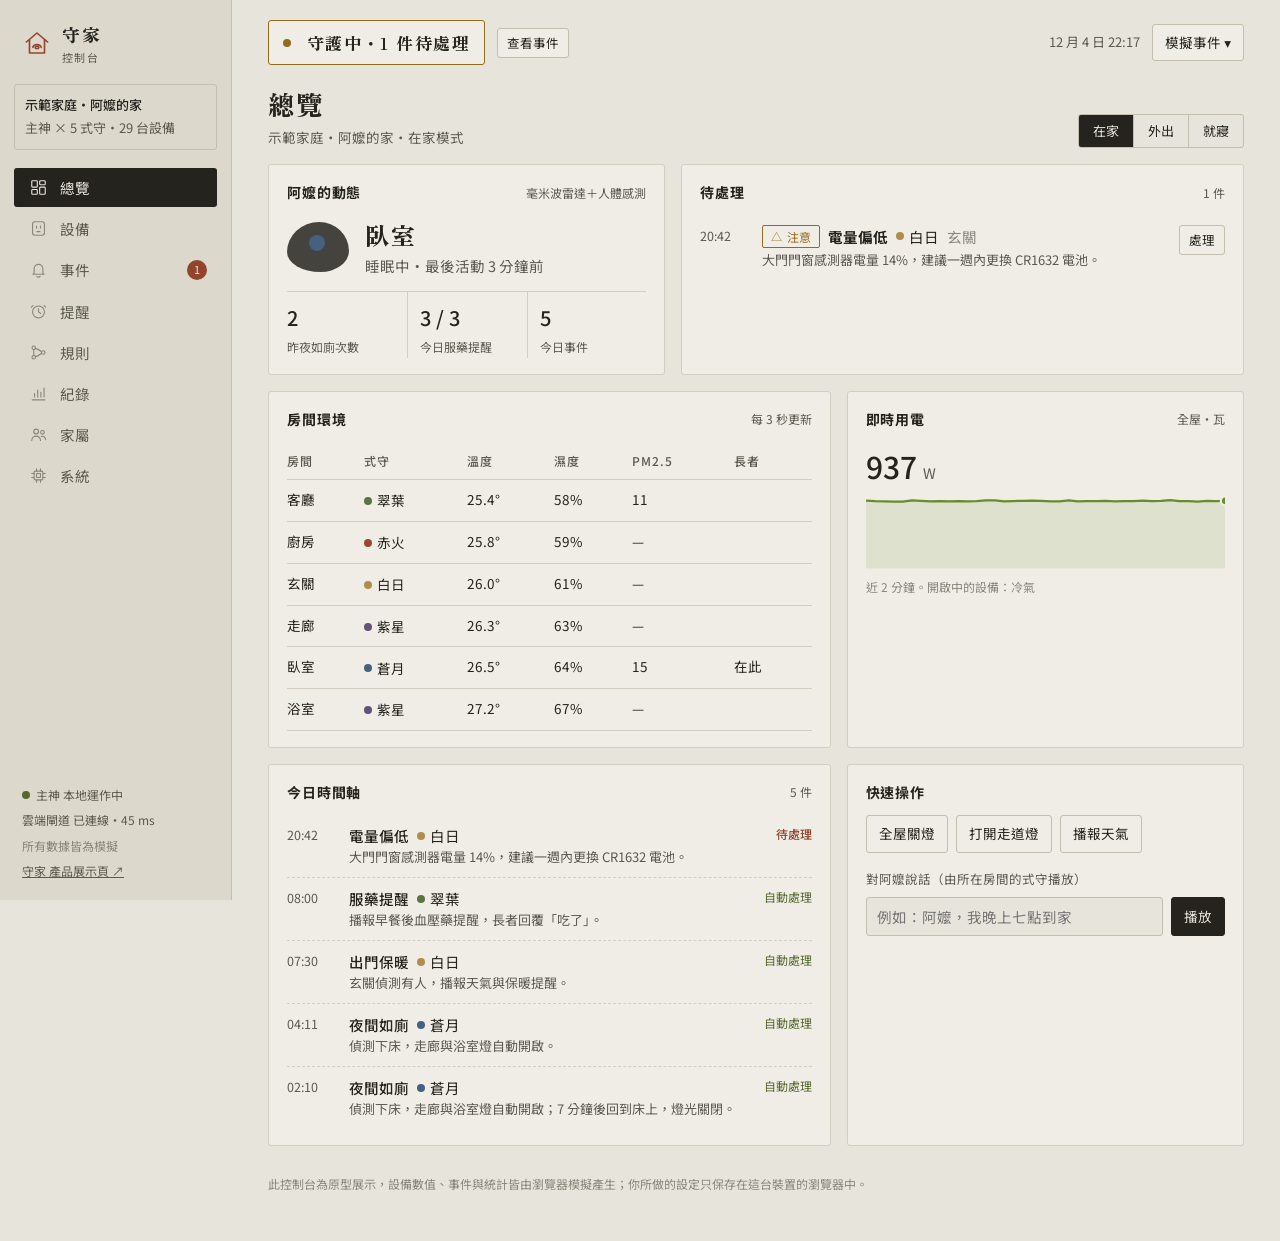
<file: homeguardian/console.html>
<!doctype html>
<html lang="zh-Hant">
<head>
<meta charset="utf-8">
<meta name="viewport" content="width=device-width,initial-scale=1,viewport-fit=cover">
<meta name="description" content="守家控制台：設備控制、事件處理、提醒排程、情境規則與家屬通知的後台原型（模擬數據）。">
<meta property="og:description" content="守家控制台：設備控制、事件處理、提醒排程、情境規則與家屬通知的後台原型（模擬數據）。">
<meta property="og:site_name" content="DesignJarvis">
<style>body{margin:0}img{max-width:100%}[hidden]{display:none!important}</style>
<title>守家控制台</title>
<link rel="preconnect" href="https://fonts.googleapis.com">
<link rel="preconnect" href="https://fonts.gstatic.com" crossorigin>
<link rel="stylesheet" href="https://fonts.googleapis.com/css2?family=Zen+Old+Mincho:wght@700;900&family=Noto+Sans+TC:wght@400;500;700&display=swap">
<style>
/* 版面：左側石徑導覽＋右側工作區。同一套白砂、墨、苔、弁柄色；操作介面以黑體為主，明朝只用在標題與狀態大字。 */
:root{
  --sand:#E7E4DB; --sand-2:#DCD8CC; --card:#EFEDE6; --line:#C4BEAE; --line-2:#D3CEC1;
  --ink:#24231E; --ink-2:#5C594F; --ink-3:#8A867B;
  --stone-dark:#45433D; --moss:#56692F; --bengara:#93442D; --ochre:#946A1C; --lamp:#C99A45;
  --s-local:#6B8A2E; --s-cloud:#3B5FA0; --heat:#56692F;
  --c-fire:#9A4A31; --c-moon:#46617F; --c-leaf:#5D7344; --c-sun:#B08D4A; --c-star:#655279;
  --f-display:"Zen Old Mincho","Noto Serif TC","Songti TC",serif;
  --f-ui:"Noto Sans TC","PingFang TC","Microsoft JhengHei",system-ui,sans-serif;
}
@media (prefers-color-scheme: dark){:root:not([data-theme="light"]){
  --sand:#1A1A17; --sand-2:#21211D; --card:#262622; --line:#3E3C35; --line-2:#33322C;
  --ink:#E4E0D4; --ink-2:#A8A497; --ink-3:#7A776D;
  --stone-dark:#6A675F; --moss:#8FAA5A; --bengara:#D0765A; --ochre:#D3A24A; --lamp:#E2B566;
  --s-local:#82A042; --s-cloud:#5F86CC; --heat:#9DB86A;
  --c-fire:#C26B50; --c-moon:#7896B8; --c-leaf:#8FA670; --c-sun:#D2B06A; --c-star:#9A86B0;
  color-scheme:dark;
}}
:root[data-theme="dark"]{
  --sand:#1A1A17; --sand-2:#21211D; --card:#262622; --line:#3E3C35; --line-2:#33322C;
  --ink:#E4E0D4; --ink-2:#A8A497; --ink-3:#7A776D;
  --stone-dark:#6A675F; --moss:#8FAA5A; --bengara:#D0765A; --ochre:#D3A24A; --lamp:#E2B566;
  --s-local:#82A042; --s-cloud:#5F86CC; --heat:#9DB86A;
  --c-fire:#C26B50; --c-moon:#7896B8; --c-leaf:#8FA670; --c-sun:#D2B06A; --c-star:#9A86B0;
  color-scheme:dark;
}
*{box-sizing:border-box}
html,body{min-height:100%}
body{background:var(--sand);color:var(--ink);font-family:var(--f-ui);font-size:14.5px;line-height:1.6;-webkit-font-smoothing:antialiased}
button,input,select,textarea{font:inherit;color:inherit}
:focus-visible{outline:2px solid var(--bengara);outline-offset:2px}
h1,h2,h3{margin:0;font-weight:700;text-wrap:balance}
p{margin:0}
.num{font-variant-numeric:tabular-nums}
.muted{color:var(--ink-2)}
.faint{color:var(--ink-3)}

.app{display:grid;grid-template-columns:232px minmax(0,1fr);min-height:100vh}
aside.side{background:var(--sand-2);border-right:1px solid var(--line);padding:20px 14px;display:flex;flex-direction:column;gap:18px;position:sticky;top:0;height:100vh;overflow-y:auto}
.brand{display:flex;align-items:center;gap:10px;padding:0 8px}
.ico{width:19px;height:19px;flex:none;fill:none;stroke:currentColor;stroke-width:1.4;stroke-linecap:round;stroke-linejoin:round}
.mark{width:30px;height:30px;color:var(--bengara);stroke-width:1.3}
.brand b{font-family:var(--f-display);font-size:18px;letter-spacing:.12em;font-weight:900}
.brand small{display:block;font-size:11px;color:var(--ink-2);letter-spacing:.12em}
.home{padding:10px 10px;border:1px solid var(--line);border-radius:3px;font-size:13px;display:grid;gap:2px}
.home b{font-weight:500}
nav.nav{display:grid;gap:2px}
nav.nav button{display:grid;grid-template-columns:28px 1fr auto;align-items:center;gap:8px;background:none;border:0;padding:8px 10px;border-radius:3px;cursor:pointer;text-align:left;color:var(--ink-2)}
nav.nav button .g{color:var(--ink-3);justify-self:center}
nav.nav button:hover{background:var(--card);color:var(--ink)}
nav.nav button[aria-current="page"]{background:var(--ink);color:var(--sand)}
nav.nav button[aria-current="page"] .g{color:var(--sand)}
.badge{font-size:11px;min-width:20px;height:20px;padding:0 6px;border-radius:10px;background:var(--bengara);color:var(--sand);display:grid;place-items:center}
.side-foot{margin-top:auto;font-size:12px;color:var(--ink-2);display:grid;gap:6px;padding:0 8px}
.dot{display:inline-block;width:8px;height:8px;border-radius:50%;background:var(--moss);margin-right:6px;vertical-align:1px}
.dot.warn{background:var(--ochre)} .dot.crit{background:var(--bengara)} .dot.off{background:var(--ink-3)}

main{padding:20px clamp(16px,3vw,36px) 48px;min-width:0}
.topbar{display:flex;align-items:center;gap:12px;flex-wrap:wrap;margin-bottom:18px}
.status{display:flex;align-items:center;gap:10px;padding:8px 14px;border-radius:3px;border:1px solid var(--line);background:var(--card)}
.status .big{font-family:var(--f-display);font-weight:900;font-size:17px;letter-spacing:.08em}
.status.alert{border-color:var(--bengara);background:color-mix(in srgb,var(--bengara) 12%,var(--card))}
.status.alert .big{color:var(--bengara)}
.status.warn{border-color:var(--ochre)}
.clock{font-size:13px;color:var(--ink-2);margin-left:auto}
.btn{background:var(--card);border:1px solid var(--line);border-radius:3px;padding:7px 12px;cursor:pointer;font-size:13.5px;display:inline-flex;align-items:center;gap:6px;white-space:nowrap}
.btn:hover{border-color:var(--ink-2)}
.btn.primary{background:var(--ink);color:var(--sand);border-color:var(--ink)}
.btn.danger{color:var(--bengara);border-color:var(--bengara)}
.btn.sm{padding:4px 9px;font-size:12.5px}
.pop{position:relative}
.pop-menu{position:absolute;right:0;top:calc(100% + 6px);background:var(--card);border:1px solid var(--line);border-radius:3px;padding:6px;min-width:220px;z-index:30;box-shadow:0 8px 24px rgba(0,0,0,.12);display:grid}
.pop-menu button{background:none;border:0;text-align:left;padding:8px 10px;border-radius:2px;cursor:pointer;display:flex;justify-content:space-between;gap:12px}
.pop-menu button:hover{background:var(--sand-2)}

.phead{display:flex;align-items:flex-end;justify-content:space-between;gap:16px;flex-wrap:wrap;margin-bottom:16px}
.phead h1{font-family:var(--f-display);font-weight:900;font-size:26px;letter-spacing:.08em}
.phead p{color:var(--ink-2);font-size:13.5px;margin-top:2px}
.grid{display:grid;gap:16px}
.g-over{grid-template-columns:repeat(12,minmax(0,1fr))}
.span-4{grid-column:span 4}.span-5{grid-column:span 5}.span-6{grid-column:span 6}.span-7{grid-column:span 7}.span-8{grid-column:span 8}.span-12{grid-column:span 12}
.card{background:var(--card);border:1px solid var(--line-2);border-radius:3px;padding:16px 18px;min-width:0}
.card h2{font-size:14px;font-weight:700;letter-spacing:.06em;display:flex;align-items:center;justify-content:space-between;gap:8px;margin-bottom:12px}
.card h2 small{font-weight:400;color:var(--ink-2);font-size:12px;letter-spacing:0}
.kv{display:grid;grid-template-columns:auto 1fr;gap:6px 14px;font-size:13.5px}
.kv dt{color:var(--ink-2)} .kv dd{margin:0}
.elder{display:grid;grid-template-columns:auto 1fr;gap:16px;align-items:center}
.stone{width:62px;height:50px;border-radius:52% 48% 46% 54% / 60% 58% 42% 40%;background:var(--stone-dark);position:relative;flex:none}
.stone::after{content:"";position:absolute;width:16px;height:16px;border-radius:50%;background:var(--sc,var(--moss));top:13px;left:22px}
.elder .where{font-family:var(--f-display);font-weight:900;font-size:24px;letter-spacing:.08em}
.tiles{display:grid;grid-template-columns:repeat(3,minmax(0,1fr));gap:0;margin-top:14px;border-top:1px solid var(--line-2)}
.tiles div{padding:10px 10px 0 0}
.tiles div+div{padding-left:12px;border-left:1px solid var(--line-2)}
.tiles b{display:block;font-size:20px;font-weight:500}
.tiles span{font-size:12px;color:var(--ink-2)}

.sev{display:inline-flex;align-items:center;gap:5px;font-size:12px;padding:1px 8px;border-radius:2px;border:1px solid var(--line);white-space:nowrap}
.sev::before{font-size:11px}
.sev.info{color:var(--ink-2)} .sev.info::before{content:"○"}
.sev.warn{color:var(--ochre);border-color:var(--ochre)} .sev.warn::before{content:"△"}
.sev.crit{color:var(--bengara);border-color:var(--bengara)} .sev.crit::before{content:"◆"}
.st{font-size:12px;white-space:nowrap}
.st.pending{color:var(--bengara);font-weight:500} .st.auto{color:var(--moss)} .st.done{color:var(--ink-2)}
.who{display:inline-flex;align-items:center;gap:5px;white-space:nowrap}
.who i{width:8px;height:8px;border-radius:50%;background:var(--dotc,var(--stone-dark))}

.list{display:grid}
.list > div{display:grid;grid-template-columns:52px 1fr auto;gap:10px;padding:9px 0;border-top:1px dashed var(--line-2);align-items:start}
.list > div:first-child{border-top:0}
.list .t{font-size:12.5px;color:var(--ink-2);padding-top:1px}
.empty{color:var(--ink-2);font-size:13.5px;padding:18px 0;text-align:center;border:1px dashed var(--line);border-radius:3px}

.tablewrap{overflow-x:auto}
table{border-collapse:collapse;width:100%;font-size:13.5px}
th,td{text-align:left;padding:9px 12px 9px 0;border-bottom:1px solid var(--line-2);vertical-align:top}
th{font-weight:500;font-size:12px;color:var(--ink-2);letter-spacing:.08em;white-space:nowrap}
tr.row{cursor:pointer}
tr.row:hover td{background:color-mix(in srgb,var(--sand-2) 60%,transparent)}
tr.detail td{background:var(--sand-2);padding:14px 16px}
.ev-detail{display:grid;grid-template-columns:minmax(0,1fr) minmax(0,1fr);gap:18px}
textarea,input[type=text],input[type=time],input[type=number],select{background:var(--sand);border:1px solid var(--line);border-radius:3px;padding:7px 10px;min-width:0}
textarea{width:100%;min-height:64px;resize:vertical}
label.f{display:grid;gap:4px;font-size:12.5px;color:var(--ink-2)}
label.f > *{color:var(--ink);font-size:14px}
.chips{display:flex;gap:6px;flex-wrap:wrap}
.chip{background:none;border:1px solid var(--line);border-radius:999px;padding:4px 12px;font-size:12.5px;cursor:pointer}
.chip[aria-pressed="true"]{background:var(--ink);color:var(--sand);border-color:var(--ink)}
.seg{display:inline-flex;border:1px solid var(--line);border-radius:3px;overflow:hidden}
.seg button{background:none;border:0;padding:6px 14px;cursor:pointer;font-size:13px}
.seg button+button{border-left:1px solid var(--line)}
.seg button[aria-pressed="true"]{background:var(--ink);color:var(--sand)}

.sw{width:38px;height:22px;border-radius:11px;border:1px solid var(--line);background:var(--sand-2);position:relative;cursor:pointer;flex:none;padding:0}
.sw::after{content:"";position:absolute;top:2px;left:2px;width:16px;height:16px;border-radius:50%;background:var(--ink-3);transition:left .15s,background .15s}
.sw[aria-checked="true"]{background:var(--moss);border-color:var(--moss)}
.sw[aria-checked="true"]::after{left:18px;background:var(--sand)}
.sw:disabled{opacity:.5;cursor:not-allowed}

/* 設備 */
.dev-grid{display:grid;grid-template-columns:300px minmax(0,1fr);gap:16px;align-items:start}
.plan{display:grid;grid-template-columns:repeat(6,1fr);grid-template-rows:repeat(6,38px);gap:4px}
.room{border:1px solid var(--line);border-radius:2px;background:var(--sand);cursor:pointer;padding:5px 7px;font-size:12px;display:flex;flex-direction:column;justify-content:space-between;text-align:left}
.room:hover{border-color:var(--ink-2)}
.room[aria-pressed="true"]{border-color:var(--ink);box-shadow:inset 0 0 0 1px var(--ink)}
.room .rn{font-weight:500}
.room .rs{display:flex;gap:6px;align-items:center;color:var(--ink-2);font-size:11px}
.room.alarm{border-color:var(--bengara);background:color-mix(in srgb,var(--bengara) 12%,var(--sand))}
.elder-mark{font-family:var(--f-display);font-weight:900;color:var(--ink);font-size:12px}
.rgroup{margin-bottom:18px}
.rgroup h3{font-size:13px;color:var(--ink-2);letter-spacing:.1em;font-weight:500;margin-bottom:6px;display:flex;gap:8px;align-items:center}
.dev{display:grid;grid-template-columns:minmax(0,1.3fr) minmax(0,1fr) 90px minmax(150px,auto);gap:12px;align-items:center;padding:10px 12px;background:var(--card);border:1px solid var(--line-2);border-radius:3px;margin-bottom:6px}
.dev.alarm{border-color:var(--bengara)}
.dev .dn{font-weight:500}
.dev .dt{font-size:12px;color:var(--ink-2)}
.dev .dv{font-size:13.5px}
.dev .meta{font-size:12px;color:var(--ink-2);display:grid;gap:1px}
.ctl{display:flex;align-items:center;gap:8px;justify-content:flex-end;flex-wrap:wrap}
.ctl input[type=range]{width:90px;accent-color:var(--moss)}
.batt.low{color:var(--bengara);font-weight:500}

/* 規則 */
.rule{display:grid;grid-template-columns:minmax(0,1fr) auto;gap:12px;padding:14px 16px;background:var(--card);border:1px solid var(--line-2);border-radius:3px;margin-bottom:8px}
.rule.off{opacity:.6}
.rule h3{font-size:15px;margin-bottom:6px;display:flex;gap:8px;align-items:center;flex-wrap:wrap}
.clause{display:grid;grid-template-columns:28px 1fr;gap:4px 8px;font-size:13.5px}
.clause b{font-family:var(--f-display);font-weight:900;color:var(--ink-2)}
.rule .rmeta{font-size:12px;color:var(--ink-2);margin-top:8px}
.lock{font-size:11px;border:1px solid var(--line);padding:0 6px;border-radius:2px;color:var(--ink-2);font-weight:400}

/* 提醒 */
.adh{display:grid;grid-template-columns:repeat(7,22px);gap:4px}
.adh span{width:22px;height:22px;border-radius:3px;display:grid;place-items:center;font-size:11px;border:1px solid var(--line-2)}
.adh .ok{background:var(--moss);color:var(--sand);border-color:var(--moss)}
.adh .late{background:color-mix(in srgb,var(--ochre) 30%,transparent);color:var(--ochre);border-color:var(--ochre)}
.adh .miss{color:var(--bengara);border-color:var(--bengara)}
.adh .up{color:var(--ink-3)}
.legend{display:flex;gap:14px;flex-wrap:wrap;font-size:12px;color:var(--ink-2);align-items:center}
.legend i{display:inline-block;width:12px;height:12px;border-radius:2px;margin-right:5px;vertical-align:-2px}
form.add{display:grid;grid-template-columns:repeat(auto-fit,minmax(150px,1fr));gap:10px;align-items:end;padding:14px;border:1px dashed var(--line);border-radius:3px;margin-top:12px}

/* 紀錄 */
.stats{display:grid;grid-template-columns:repeat(4,minmax(0,1fr));gap:0;border:1px solid var(--line-2);border-radius:3px;background:var(--card)}
.stats div{padding:14px 16px}
.stats div+div{border-left:1px solid var(--line-2)}
.stats b{display:block;font-size:24px;font-weight:500}
.stats span{font-size:12px;color:var(--ink-2)}
svg text{fill:var(--ink-2);font-family:var(--f-ui);font-size:11px}
svg .grid-l{stroke:var(--line-2);stroke-width:1}
svg .axis{stroke:var(--line);stroke-width:1}
.chart{width:100%;height:auto;display:block}
details.tv{margin-top:8px;font-size:12.5px}
details.tv summary{cursor:pointer;color:var(--ink-2)}
#tip{position:fixed;z-index:50;pointer-events:none;background:var(--ink);color:var(--sand);font-size:12px;padding:5px 9px;border-radius:3px;white-space:pre;display:none}

/* 系統 */
.meter{height:6px;background:var(--sand-2);border-radius:3px;overflow:hidden;margin-top:6px}
.meter i{display:block;height:100%;background:var(--moss);border-radius:3px}
.meter.warn i{background:var(--ochre)}
.sys{display:grid;grid-template-columns:repeat(4,minmax(0,1fr));gap:16px}
.sys .card b{font-size:22px;font-weight:500;display:block}

.toast{position:fixed;right:20px;bottom:20px;z-index:60;display:grid;gap:8px;max-width:340px}
.toast div{background:var(--ink);color:var(--sand);padding:12px 14px;border-radius:3px;font-size:13.5px;box-shadow:0 8px 24px rgba(0,0,0,.2);animation:up .25s ease}
.toast div.crit{background:var(--bengara)}
@keyframes up{from{transform:translateY(8px);opacity:.3}to{transform:none;opacity:1}}
.sim-note{font-size:12px;color:var(--ink-3);margin-top:28px}

@media (max-width:1100px){
  .span-4,.span-5,.span-6,.span-7,.span-8{grid-column:span 12}
  .sys{grid-template-columns:repeat(2,minmax(0,1fr))}
  .dev-grid{grid-template-columns:1fr}
  .plan{max-width:420px}
}
@media (max-width:860px){
  .app{grid-template-columns:1fr}
  aside.side{position:sticky;top:env(safe-area-inset-top,0px);height:auto;z-index:20;flex-direction:row;align-items:center;padding:10px 16px;gap:12px;border-right:0;border-bottom:1px solid var(--line);overflow-x:auto}
  .home,.side-foot{display:none}
  .brand small{display:none}
  nav.nav{display:flex;gap:2px}
  nav.nav button{grid-template-columns:auto auto;padding:6px 9px;gap:4px;white-space:nowrap}
  nav.nav button .l{font-size:13px}
  nav.nav button .badge{display:none}
  .dev{grid-template-columns:minmax(0,1fr) auto;}
  .dev .meta{display:none}
  .stats{grid-template-columns:repeat(2,minmax(0,1fr))}
  .stats div:nth-child(3){border-left:0}
  .stats div:nth-child(n+3){border-top:1px solid var(--line-2)}
  .ev-detail{grid-template-columns:1fr}
}
@media (max-width:520px){
  nav.nav button .l{display:none}
  .sys{grid-template-columns:1fr}
  .tiles{grid-template-columns:1fr}
  .tiles div+div{padding-left:0;border-left:0;border-top:1px solid var(--line-2);padding-top:8px}
  .clock{margin-left:0}
  .dev .dv{grid-column:1/-1}
}
@media (prefers-reduced-motion:reduce){*{animation:none !important;transition:none !important}}
</style>

<div class="app">
  <aside class="side">
</head>
<body>
<svg width="0" height="0" style="position:absolute" aria-hidden="true">
  <symbol id="i-mark" viewBox="0 0 24 24"><path d="M3.5 11.2 12 4l8.5 7.2"/><path d="M6 9.5V20h12V9.5"/><ellipse cx="12" cy="15.6" rx="1.5" ry="1"/><path d="M8.7 15.6a3.3 2.3 0 0 1 6.6 0"/></symbol>
  <symbol id="i-overview" viewBox="0 0 24 24"><rect x="3.5" y="3.5" width="7" height="8" rx="1"/><rect x="13.5" y="3.5" width="7" height="5" rx="1"/><rect x="13.5" y="11.5" width="7" height="9" rx="1"/><rect x="3.5" y="14.5" width="7" height="6" rx="1"/></symbol>
  <symbol id="i-devices" viewBox="0 0 24 24"><rect x="4.5" y="3.5" width="15" height="17" rx="3"/><path d="M9.5 9v2.5M14.5 9v2.5"/><path d="M10 16h4"/></symbol>
  <symbol id="i-events" viewBox="0 0 24 24"><path d="M6.5 16.5V11a5.5 5.5 0 0 1 11 0v5.5l1.5 1.5H5z"/><path d="M10 20.5a2.2 2.2 0 0 0 4 0"/></symbol>
  <symbol id="i-reminders" viewBox="0 0 24 24"><circle cx="12" cy="12.5" r="7.5"/><path d="M12 8.5v4l2.6 1.8"/><path d="M5 4.5 3 6.5M19 4.5l2 2"/></symbol>
  <symbol id="i-rules" viewBox="0 0 24 24"><circle cx="6" cy="6" r="2.2"/><circle cx="6" cy="18" r="2.2"/><circle cx="18" cy="12" r="2.2"/><path d="M6 8.2v7.6M8 6.8c4 .7 5.5 2.4 7.9 4.4M8 17.2c4-.7 5.5-2.4 7.9-4.4"/></symbol>
  <symbol id="i-logs" viewBox="0 0 24 24"><path d="M4 20h16"/><path d="M7 16.5V12M11 16.5V7.5M15 16.5v-6M19 16.5V5"/></symbol>
  <symbol id="i-family" viewBox="0 0 24 24"><circle cx="9" cy="8.2" r="3"/><path d="M3.5 19.5a5.5 5.5 0 0 1 11 0"/><circle cx="17" cy="9.2" r="2.3"/><path d="M15.6 14.3a4.4 4.4 0 0 1 5.4 4.3"/></symbol>
  <symbol id="i-system" viewBox="0 0 24 24"><rect x="6.5" y="6.5" width="11" height="11" rx="1.5"/><rect x="9.5" y="9.5" width="5" height="5" rx=".6"/><path d="M9.5 6.5V3.5M14.5 6.5V3.5M9.5 20.5v-3M14.5 20.5v-3M6.5 9.5h-3M6.5 14.5h-3M20.5 9.5h-3M20.5 14.5h-3"/></symbol>
</svg>
    <div class="brand"><svg class="ico mark" aria-hidden="true"><use href="#i-mark"/></svg><div><b>守家</b><small>控制台</small></div></div>
    <div class="home"><b id="home-name">示範家庭・阿嬤的家</b><span class="muted">主神 × 5 式守・29 台設備</span></div>
    <nav class="nav" id="nav" aria-label="功能"></nav>
    <div class="side-foot">
      <span><span class="dot" id="foot-dot"></span>主神 <span data-live="hubState">本地運作中</span></span>
      <span>雲端閘道 <span data-live="gw">已連線</span></span>
      <span class="faint">所有數據皆為模擬</span>
      <a href="./" style="color:var(--ink-2)">守家 產品展示頁 ↗</a>
    </div>
  </aside>
  <main id="main"></main>
</div>
<div id="tip"></div>
<div class="toast" id="toast" aria-live="assertive"></div>

<script>
(() => {
/* ================= 工具 ================= */
const $=s=>document.querySelector(s);
const esc=s=>String(s??'').replace(/[&<>"']/g,c=>({'&':'&amp;','<':'&lt;','>':'&gt;','"':'&quot;',"'":'&#39;'}[c]));
const uid=()=>Math.random().toString(36).slice(2,9);
const pad=n=>String(n).padStart(2,'0');
const hm=ts=>{const d=new Date(ts);return pad(d.getHours())+':'+pad(d.getMinutes())};
const dayKey=ts=>{const d=new Date(ts);d.setHours(0,0,0,0);return d.getTime()};
function dayLabel(ts){const diff=Math.round((dayKey(Date.now())-dayKey(ts))/864e5);if(diff===0)return'今天';if(diff===1)return'昨天';const d=new Date(ts);return`${d.getMonth()+1}/${d.getDate()}`}
function ago(ts){const m=Math.round((Date.now()-ts)/6e4);if(m<1)return'剛剛';if(m<60)return m+' 分鐘前';const h=Math.floor(m/60);if(h<24)return h+' 小時前';return Math.floor(h/24)+' 天前'}
function rng(seed){let a=seed>>>0;return()=>{a+=0x6D2B79F5;let t=a;t=Math.imul(t^t>>>15,t|1);t^=t+Math.imul(t^t>>>7,t|61);return((t^t>>>14)>>>0)/4294967296}}
const R=rng(dayKey(Date.now())/864e5|0);
const at=(dayOff,h,m)=>{const d=new Date();d.setDate(d.getDate()-dayOff);d.setHours(h,m,0,0);return d.getTime()};

/* ================= 靜態設定 ================= */
const STONE={翠葉:'--c-leaf',蒼月:'--c-moon',赤火:'--c-fire',白日:'--c-sun',紫星:'--c-star',主神:'--stone-dark',雲端:'--s-cloud',家屬:'--ink-3'};
const ROOMS=[
  {id:'客廳',stone:'翠葉',grid:'1/1/4/5'},
  {id:'廚房',stone:'赤火',grid:'1/5/3/6'},
  {id:'玄關',stone:'白日',grid:'1/6/3/7'},
  {id:'走廊',stone:'紫星',grid:'3/5/4/7'},
  {id:'臥室',stone:'蒼月',grid:'4/1/7/3'},
  {id:'餐廳',stone:null,grid:'4/3/7/5'},
  {id:'浴室',stone:'紫星',grid:'4/5/7/7'}
];
const SEV={info:'資訊',warn:'注意',crit:'警示'};
const STATUS={pending:'待處理',auto:'自動處理',done:'已處理'};

/* ================= 種子資料 ================= */
function seedDevices(){
  const D=[]; const add=(room,name,type,kind,o={})=>D.push({id:uid(),room,name,type,kind,batt:o.batt??null,lqi:o.lqi??Math.round(140+R()*110),...o});
  add('客廳','主神 中央主機','hub','hub',{batt:null,lqi:null,model:'Jetson Orin Nano SUPER'});
  add('客廳','Aqara Zigbee Hub','zhub','hub',{batt:null,lqi:null});
  add('客廳','翠葉 語音節點','voice','voice',{batt:null,model:'ATOM Echo'});
  add('客廳','人體感測器','motion','sensor',{batt:88});
  add('客廳','溫濕度感測器','th','sensor',{batt:76});
  add('客廳','空氣品質感測器','air','sensor',{batt:null});
  add('客廳','客廳主燈','light','control',{on:false,bri:70,w:12});
  add('客廳','冷氣（紅外線）','ac','control',{on:true,set:26,w:850});
  add('客廳','電視（紅外線）','tv','control',{on:false,w:95});
  add('客廳','電暖器插座','plug','control',{on:false,w:1200});
  add('臥室','蒼月 語音節點','voice','voice',{batt:null,model:'ATOM Echo'});
  add('臥室','毫米波雷達','radar','sensor',{batt:null});
  add('臥室','人體感測器','motion','sensor',{batt:64});
  add('臥室','溫濕度感測器','th','sensor',{batt:81});
  add('臥室','床頭燈','light','control',{on:false,bri:30,w:9});
  add('廚房','赤火 語音節點','voice','voice',{batt:null,model:'ATOM Echo'});
  add('廚房','煙霧感測器','smoke','sensor',{batt:92});
  add('廚房','瓦斯感測器','gas','sensor',{batt:null});
  add('廚房','電鍋插座','plug','control',{on:false,w:650});
  add('廚房','廚房燈（繼電器）','relay','control',{on:false,w:18});
  add('玄關','白日 語音節點','voice','voice',{batt:null,model:'ATOM Echo'});
  add('玄關','大門門窗感測器','door','sensor',{batt:14,open:false});
  add('玄關','人體感測器','motion','sensor',{batt:71});
  add('走廊','紫星 語音節點','voice','voice',{batt:null,model:'ATOM Echo'});
  add('走廊','人體感測器','motion','sensor',{batt:58});
  add('走廊','走廊燈','light','control',{on:false,bri:30,w:9});
  add('浴室','人體感測器','motion','sensor',{batt:49});
  add('浴室','溫濕度感測器','th','sensor',{batt:67});
  add('浴室','浴室燈（繼電器）','relay','control',{on:false,w:14});
  return D;
}
function seedEvents(){
  const E=[]; const add=(ts,o)=>{if(ts<=Date.now()) E.push({id:uid(),ts,note:'',...o})};
  for(let d=0;d<7;d++){
    const r=rng(9000+d);
    add(at(d,2,10+Math.floor(r()*40)),{sev:'info',type:'夜間如廁',room:'臥室',who:'蒼月',text:`偵測下床，走廊與浴室燈自動開啟；${4+Math.floor(r()*6)} 分鐘後回到床上，燈光關閉。`,status:'auto'});
    if(r()>.55) add(at(d,4,5+Math.floor(r()*40)),{sev:'info',type:'夜間如廁',room:'臥室',who:'蒼月',text:'偵測下床，走廊與浴室燈自動開啟。',status:'auto'});
    add(at(d,7,30),{sev:'info',type:'出門保暖',room:'玄關',who:'白日',text:'玄關偵測有人，播報天氣與保暖提醒。',status:'auto'});
    add(at(d,8,0),{sev:'info',type:'服藥提醒',room:'客廳',who:'翠葉',text:'播報早餐後血壓藥提醒，長者回覆「吃了」。',status:'auto'});
  }
  add(at(1,14,20),{sev:'warn',type:'電器未關',room:'客廳',who:'翠葉',text:'客廳無人 35 分鐘，電暖器插座仍耗電 1,180 W。語音詢問後長者同意，已斷電。',status:'auto'});
  add(at(2,16,30),{sev:'warn',type:'久未活動',room:'臥室',who:'蒼月',text:'午睡後 3 小時未偵測到活動，語音詢問兩次無回應，已通知家屬。',status:'done',note:'大兒子致電確認，阿嬤在睡午覺，無異常。',handledAt:at(2,16,48)});
  add(at(3,19,5),{sev:'warn',type:'大門未關',room:'玄關',who:'白日',text:'大門開啟超過 10 分鐘，已語音提醒，5 分鐘後關上。',status:'auto'});
  add(Date.now()-95*6e4,{sev:'warn',type:'電量偏低',room:'玄關',who:'白日',text:'大門門窗感測器電量 14%，建議一週內更換 CR1632 電池。',status:'pending'});
  return E.sort((a,b)=>b.ts-a.ts);
}
function seedReminders(){
  return [
    {id:uid(),time:'08:00',label:'早餐後血壓藥',kind:'服藥',days:'每天',node:'跟隨長者',on:true},
    {id:uid(),time:'12:30',label:'午餐後胃藥',kind:'服藥',days:'每天',node:'跟隨長者',on:true},
    {id:uid(),time:'20:00',label:'晚餐後血壓藥',kind:'服藥',days:'每天',node:'跟隨長者',on:true},
    {id:uid(),time:'07:30',label:'出門前天氣與保暖',kind:'天氣',days:'每天',node:'白日・玄關',on:true},
    {id:uid(),time:'15:00',label:'起來走走、喝杯水',kind:'作息',days:'每天',node:'跟隨長者',on:true},
    {id:uid(),time:'09:30',label:'社區醫院回診',kind:'作息',days:'每週三',node:'跟隨長者',on:false}
  ];
}
function seedRules(){
  return [
    {id:uid(),name:'夜間如廁照明',when:'臥室毫米波雷達偵測到下床',if:'時間在 22:00–06:00',then:'走廊、浴室燈以柔和亮度開啟；回到床上 5 分鐘後關閉',on:true,count:9,last:at(0,2,30)},
    {id:uid(),name:'電器未關',when:'房間無人超過 30 分鐘',if:'該房插座功率大於 50 W',then:'就近式守語音詢問；10 分鐘無回應自動斷電',on:true,count:1,last:at(1,14,20)},
    {id:uid(),name:'瓦斯／煙霧警示',when:'赤火偵測瓦斯或煙霧超過警戒值',if:'無條件',then:'全屋語音警示，並通知所有聯絡人',on:true,locked:true,count:0,last:null},
    {id:uid(),name:'久未活動關心',when:'白天超過 3 小時未偵測活動',if:'長者在家',then:'語音詢問 2 次；無回應通知家屬',on:true,count:1,last:at(2,16,30)},
    {id:uid(),name:'出門保暖',when:'玄關偵測到有人',if:'07:00–10:00 且氣溫低於 18°C',then:'白日播報天氣與保暖提醒',on:true,count:7,last:at(0,7,30)},
    {id:uid(),name:'大門未關',when:'大門開啟超過 10 分鐘',if:'無條件',then:'語音提醒；22:00 後同時通知家屬',on:true,count:1,last:at(3,19,5)}
  ];
}
function seedContacts(){
  return [
    {id:uid(),name:'大兒子',rel:'兒子',phone:'0900 000 101',ch:['App','電話'],order:1},
    {id:uid(),name:'女兒',rel:'女兒',phone:'0900 000 102',ch:['App','簡訊'],order:2},
    {id:uid(),name:'社區關懷據點',rel:'照護單位',phone:'07 000 0103',ch:['電話'],order:3}
  ];
}
function seedNotify(){return{info:{App:false,簡訊:false,電話:false},warn:{App:true,簡訊:false,電話:false},crit:{App:true,簡訊:true,電話:true},quiet:true}}
function seedPushes(){
  return [
    {id:uid(),ts:at(2,16,36),to:'大兒子、女兒',ch:'App',text:'臥室長時間未偵測到活動，語音詢問兩次未獲回應。'},
    {id:uid(),ts:at(3,22,5),to:'大兒子、女兒',ch:'App',text:'每日摘要：夜間如廁 1 次，三次服藥皆已確認。'}
  ].filter(p=>p.ts<=Date.now());
}
const PHRASES=[
  ['翠葉','幫我開客廳的燈','開燈','local','好的，燈打開了。'],['翠葉','冷氣調到 26 度','冷氣設定','local','冷氣調到 26 度了。'],
  ['翠葉','明天會下雨嗎','天氣查詢','cloud','明天下午可能下雨，出門記得帶傘。'],['翠葉','陪我聊聊天','陪伴對話','cloud','好呀，今天中午吃了什麼？'],
  ['翠葉','電視轉到新聞台','電視控制','local','好的，轉到新聞台了。'],['蒼月','把床頭燈關掉','關燈','local','床頭燈關掉了。'],
  ['翠葉','我吃藥了沒','服藥紀錄','local','早上的藥八點吃過了。'],['赤火','電鍋好了沒','設備狀態','local','電鍋已經跳起來了。'],
  ['翠葉','打電話給女兒','聯絡家屬','local','好的，正在通知女兒。'],['翠葉','今天有什麼新聞','開放問答','cloud','今天天氣晴，氣溫比昨天低兩度。']
];
function seedVoice(){
  const V=[];
  for(let d=6;d>=0;d--){const r=rng(500+d), n=8+Math.floor(r()*8);
    for(let i=0;i<n;i++){const p=PHRASES[Math.floor(r()*PHRASES.length)], ts=at(d,7+Math.floor(r()*14),Math.floor(r()*60));
      if(ts<=Date.now()) V.push({id:uid(),ts,node:p[0],text:p[1],intent:p[2],route:p[3],reply:p[4],ms:p[3]==='local'?280+Math.floor(r()*420):1100+Math.floor(r()*1500)});}}
  return V.sort((a,b)=>b.ts-a.ts);
}
function seedAll(){return{v:1,home:'示範家庭・阿嬤的家',elder:{name:'阿嬤',age:78,note:'高血壓；夜間偶爾頻尿'},mode:'在家',
  devices:seedDevices(),events:seedEvents(),reminders:seedReminders(),rules:seedRules(),contacts:seedContacts(),notify:seedNotify(),pushes:seedPushes(),voice:seedVoice()}}

/* ================= 狀態與保存 ================= */
const KEY='shouka-console-v1';
let S;
try{S=JSON.parse(localStorage.getItem(KEY)||'null')}catch(e){S=null}
if(!S||S.v!==1) S=seedAll();
let saveT=0;
function save(){clearTimeout(saveT);saveT=setTimeout(()=>{try{localStorage.setItem(KEY,JSON.stringify(S))}catch(e){}},200)}

/* ================= 即時模擬 ================= */
const sim={tick:0,power:[],env:{},elder:{room:'客廳',since:Date.now()-3*6e4,moveTs:Date.now()-3*6e4},
  cpu:24,gpu:12,ram:3.4,temp:51,gw:48};
(function initEnv(){
  const h=new Date().getHours(), night=h<6||h>=22;
  sim.elder.room=night?'臥室':(h<8?'廚房':'客廳');
  ROOMS.forEach((r,i)=>sim.env[r.id]={t:25.4+i*.3,h:58+i*1.5,pm:r.id==='客廳'||r.id==='臥室'?11+i:null});
  for(let i=0;i<40;i++) sim.power.push(powerNow()+Math.round((R()-.5)*20));
})();
const dev=(room,type)=>S.devices.find(d=>d.room===room&&d.type===type);
function powerNow(){return 85+S.devices.filter(d=>d.on).reduce((s,d)=>s+(d.type==='light'?Math.round(d.w*d.bri/100):d.w),0)}
const NEIGH={客廳:['廚房','走廊','臥室','餐廳','玄關'],臥室:['客廳','走廊'],廚房:['客廳','餐廳'],玄關:['客廳'],走廊:['客廳','浴室','臥室'],浴室:['走廊'],餐廳:['客廳','廚房']};
function step(){
  sim.tick++;
  const h=new Date().getHours(), night=h<6||h>=22, e=sim.elder;
  if(!night && Math.random()<.06){const n=NEIGH[e.room];e.room=n[Math.floor(Math.random()*n.length)];e.since=Date.now();e.moveTs=Date.now();}
  else if(!night && Math.random()<.3){e.moveTs=Date.now()}
  ROOMS.forEach(r=>{const v=sim.env[r.id];
    let target=25.8; if(r.id==='客廳'){const ac=dev('客廳','ac'); if(ac&&ac.on) target=ac.set+.4;}
    if(r.id==='廚房') target=27.2; if(r.id==='浴室') target=26.4;
    v.t+= (target-v.t)*.05+(Math.random()-.5)*.08; v.h+=(Math.random()-.5)*.4; v.h=Math.max(45,Math.min(78,v.h));
    if(v.pm!=null){v.pm+=(Math.random()-.5)*1.2;v.pm=Math.max(4,Math.min(40,v.pm));}
  });
  sim.power.push(powerNow()+Math.round((Math.random()-.5)*18)); if(sim.power.length>40) sim.power.shift();
  sim.cpu=clamp(sim.cpu+(Math.random()-.5)*6,12,48); sim.gpu=clamp(sim.gpu+(Math.random()-.5)*8,4,55);
  sim.temp=clamp(sim.temp+(Math.random()-.5)*.8,46,58); sim.gw=clamp(sim.gw+(Math.random()-.5)*10,28,90); sim.ram=clamp(sim.ram+(Math.random()-.5)*.1,3.1,4.2);
  if(sim.tick%20===0 && Math.random()<.5) ambientVoice();
  updateLive();
}
const clamp=(v,a,b)=>Math.max(a,Math.min(b,v));
function ambientVoice(){
  const p=PHRASES[Math.floor(Math.random()*PHRASES.length)];
  S.voice.unshift({id:uid(),ts:Date.now(),node:p[0],text:p[1],intent:p[2],route:p[3],reply:p[4],ms:p[3]==='local'?280+Math.floor(Math.random()*420):1100+Math.floor(Math.random()*1500)});
  S.voice=S.voice.slice(0,400); save(); if(cur==='logs') render();
}
function elderState(){
  const h=new Date().getHours(), e=sim.elder, idle=Date.now()-e.moveTs;
  if((h<6||h>=22)&&e.room==='臥室') return '睡眠中';
  return idle<5*6e4?'活動中':'靜止中';
}

/* ================= 即時欄位 ================= */
const LIVE={
  clock:()=>{const d=new Date();return`${d.getMonth()+1} 月 ${d.getDate()} 日 ${pad(d.getHours())}:${pad(d.getMinutes())}`},
  hubState:()=>'本地運作中', gw:()=>`已連線・${Math.round(sim.gw)} ms`,
  elderRoom:()=>sim.elder.room, elderState:()=>elderState(), elderAgo:()=>ago(sim.elder.moveTs),
  power:()=>sim.power[sim.power.length-1].toLocaleString(), cpu:()=>Math.round(sim.cpu)+'%', gpu:()=>Math.round(sim.gpu)+'%',
  temp:()=>sim.temp.toFixed(1)+'°C', ram:()=>sim.ram.toFixed(1)+' / 8 GB', gwms:()=>Math.round(sim.gw)+' ms'
};
ROOMS.forEach(r=>{LIVE['t-'+r.id]=()=>sim.env[r.id].t.toFixed(1)+'°'; LIVE['h-'+r.id]=()=>Math.round(sim.env[r.id].h)+'%'; LIVE['pm-'+r.id]=()=>sim.env[r.id].pm==null?'—':String(Math.round(sim.env[r.id].pm)); LIVE['in-'+r.id]=()=>sim.elder.room===r.id?'在此':''});
const LIVEHTML={spark:()=>sparkline(), elderStone:()=>'', planElder:()=>''};
function L(k){return`<span data-live="${k}">${LIVE[k]?LIVE[k]():''}</span>`}
function updateLive(){
  document.querySelectorAll('[data-live]').forEach(n=>{const f=LIVE[n.dataset.live]; if(f){const v=f(); if(n.textContent!==v) n.textContent=v;}});
  document.querySelectorAll('[data-livehtml]').forEach(n=>{const f=LIVEHTML[n.dataset.livehtml]; if(f) n.innerHTML=f();});
  document.querySelectorAll('[data-devval]').forEach(n=>{const d=S.devices.find(x=>x.id===n.dataset.devval); if(d) n.innerHTML=devValue(d);});
  document.querySelectorAll('.room[data-room]').forEach(n=>{const m=n.querySelector('.em'); if(m) m.textContent=sim.elder.room===n.dataset.room?'長者在此':'';});
}

/* ================= 事件與通知 ================= */
function addEvent(o){
  const ev={id:uid(),ts:Date.now(),note:'',status:'pending',...o}; S.events.unshift(ev);
  const cfg=S.notify[ev.sev]; const chans=Object.keys(cfg).filter(k=>cfg[k]);
  if(chans.length && ev.notify!==false){
    const to=S.contacts.filter(c=>ev.sev==='crit'||c.order<=2).map(c=>c.name).join('、');
    S.pushes.unshift({id:uid(),ts:Date.now(),to,ch:chans.join('＋'),text:`${ev.type}：${ev.text}`});
  }
  save(); return ev;
}
function toast(msg,cls=''){const d=document.createElement('div');d.className=cls;d.textContent=msg;$('#toast').appendChild(d);setTimeout(()=>d.remove(),5200)}
const SIMS={
  gas:{label:'廚房瓦斯異常',sev:'crit',run(){const g=dev('廚房','gas');g.alarm=true;
    addEvent({sev:'crit',type:'瓦斯異常',room:'廚房',who:'赤火',text:'瓦斯濃度超過警戒值。全屋已語音警示「請關閉爐火、打開窗戶」，並通知所有聯絡人。'});
    bumpRule('瓦斯／煙霧警示'); toast('警示：廚房瓦斯濃度異常，已通知所有聯絡人','crit')}},
  still:{label:'長時間未活動',sev:'warn',run(){
    addEvent({sev:'warn',type:'久未活動',room:sim.elder.room,who:stoneOf(sim.elder.room),text:`${sim.elder.room}超過 3 小時未偵測到活動，語音詢問兩次無回應，已通知家屬。`});
    bumpRule('久未活動關心'); toast('注意：長者長時間未活動')}},
  heater:{label:'電暖器未關',sev:'warn',run(){const p=dev('客廳','plug');p.on=true;
    addEvent({sev:'warn',type:'電器未關',room:'客廳',who:'翠葉',text:'客廳無人超過 30 分鐘，電暖器插座耗電 1,200 W。已語音詢問，等待回應中。'});
    bumpRule('電器未關'); toast('注意：客廳電暖器未關')}},
  door:{label:'大門未關',sev:'warn',run(){const d=dev('玄關','door');d.open=true;
    addEvent({sev:'warn',type:'大門未關',room:'玄關',who:'白日',text:'大門開啟超過 10 分鐘，已語音提醒。'});
    bumpRule('大門未關'); toast('注意：大門開啟超過 10 分鐘')}}
};
function bumpRule(name){const r=S.rules.find(x=>x.name===name); if(r){r.count++; r.last=Date.now();}}
const stoneOf=room=>(ROOMS.find(r=>r.id===room)||{}).stone||'主神';
function resolveSide(ev){
  if(ev.type==='瓦斯異常'){const g=dev('廚房','gas'); if(g) g.alarm=false;}
  if(ev.type==='大門未關'){const d=dev('玄關','door'); if(d) d.open=false;}
  if(ev.type==='電器未關'){const p=dev('客廳','plug'); if(p) p.on=false;}
}
const pending=()=>S.events.filter(e=>e.status==='pending');

/* ================= 導覽 ================= */
const VIEWS=[['overview','overview','總覽'],['devices','devices','設備'],['events','events','事件'],['reminders','reminders','提醒'],['rules','rules','規則'],['logs','logs','紀錄'],['family','family','家屬'],['system','system','系統']];
let cur='overview';
try{const h=location.hash.slice(1); if(VIEWS.some(v=>v[0]===h)) cur=h;}catch(e){}
const ui={evFilter:{sev:'all',status:'all',room:'all'},evOpen:null,devRoom:'all',devKind:'all',menu:false,addRem:false,addRule:false,addContact:false};
function renderNav(){
  const n=pending().length;
  $('#nav').innerHTML=VIEWS.map(([id,g,l])=>`<button data-act="go" data-v="${id}" ${cur===id?'aria-current="page"':''}><svg class="ico g" aria-hidden="true"><use href="#i-${g}"/></svg><span class="l">${l}</span>${id==='events'&&n?`<span class="badge">${n}</span>`:'<span></span>'}</button>`).join('');
  $('#foot-dot').className='dot'+(pending().some(e=>e.sev==='crit')?' crit':'');
}
function topbar(){
  const p=pending(), crit=p.some(e=>e.sev==='crit');
  const cls=crit?'alert':p.length?'warn':'';
  const txt=crit?'警示中・請立即確認':p.length?`守護中・${p.length} 件待處理`:'守護中・一切平安';
  return`<div class="topbar">
    <div class="status ${cls}" role="status"><span class="dot ${crit?'crit':p.length?'warn':''}"></span><span class="big">${txt}</span></div>
    ${p.length?`<button class="btn sm" data-act="go" data-v="events">查看事件</button>`:''}
    <span class="clock num">${L('clock')}</span>
    <div class="pop"><button class="btn" data-act="menu" aria-expanded="${ui.menu}">模擬事件 ▾</button>
      ${ui.menu?`<div class="pop-menu">${Object.entries(SIMS).map(([k,s])=>`<button data-act="sim" data-k="${k}">${s.label}<span class="sev ${s.sev}">${SEV[s.sev]}</span></button>`).join('')}</div>`:''}
    </div>
  </div>`;
}
function render(){
  renderNav();
  $('#main').innerHTML=topbar()+V[cur]()+`<p class="sim-note">此控制台為原型展示，設備數值、事件與統計皆由瀏覽器模擬產生；你所做的設定只保存在這台裝置的瀏覽器中。</p>`;
  bindRanges();
}

/* ================= 共用片段 ================= */
const sevTag=s=>`<span class="sev ${s}">${SEV[s]}</span>`;
const whoTag=w=>`<span class="who" style="--dotc:var(${STONE[w]||'--stone-dark'})"><i></i>${esc(w)}</span>`;
function devValue(d){
  const env=sim.env[d.room];
  switch(d.type){
    case 'th': return `<span class="num">${env.t.toFixed(1)}°C・${Math.round(env.h)}%</span>`;
    case 'air': return `PM2.5 <span class="num">${Math.round(env.pm??10)}</span> μg/m³`;
    case 'motion': return sim.elder.room===d.room?'<b>有人</b>':'無人';
    case 'radar': return sim.elder.room===d.room?`<b>有人・${elderState()}</b>`:'無人';
    case 'gas': return d.alarm?'<b style="color:var(--bengara)">濃度異常</b>':'正常';
    case 'smoke': return '正常';
    case 'door': return d.open?'<b style="color:var(--ochre)">開啟</b>':'關閉';
    case 'voice': return '待命中';
    case 'hub': return `運作中・CPU ${Math.round(sim.cpu)}%`;
    case 'zhub': return `${S.devices.filter(x=>x.kind==='sensor'||x.kind==='control').length} 台已連線`;
    case 'light': return d.on?`開・${d.bri}%`:'關';
    case 'ac': return d.on?`開・設定 ${d.set}°C`:'關';
    case 'plug': return d.on?`開・<span class="num">${d.w.toLocaleString()}</span> W`:'關・0 W';
    default: return d.on?'開':'關';
  }
}
function devControl(d){
  const sw=`<button class="sw" role="switch" aria-checked="${!!d.on}" aria-label="${esc(d.room+d.name)}" data-act="toggle" data-id="${d.id}"></button>`;
  if(d.type==='light') return `<input type="range" min="5" max="100" step="5" value="${d.bri}" aria-label="亮度" data-range="${d.id}">${sw}`;
  if(d.type==='ac') return `<button class="btn sm" data-act="ac" data-id="${d.id}" data-d="-1" aria-label="降溫">−</button><span class="num">${d.set}°</span><button class="btn sm" data-act="ac" data-id="${d.id}" data-d="1" aria-label="升溫">＋</button>${sw}`;
  if(['plug','tv','relay'].includes(d.type)) return sw;
  if(d.type==='gas'&&d.alarm) return `<button class="btn sm danger" data-act="go" data-v="events">處理警示</button>`;
  if(d.type==='door'&&d.open) return `<span class="faint">等待關門</span>`;
  return '';
}
function sparkline(){
  const w=320,h=70,p=sim.power,max=Math.max(...p)*1.15,min=0;
  const x=i=>i/(p.length-1)*w, y=v=>h-(v-min)/(max-min)*h;
  const d=p.map((v,i)=>`${i?'L':'M'}${x(i).toFixed(1)},${y(v).toFixed(1)}`).join('');
  const last=p[p.length-1];
  return `<svg class="chart" viewBox="0 0 ${w} ${h+4}" role="img" aria-label="近兩分鐘用電，目前 ${last} 瓦">
    <path d="${d} L${w},${h} L0,${h}Z" fill="var(--s-local)" opacity=".12"></path>
    <path d="${d}" fill="none" stroke="var(--s-local)" stroke-width="2" stroke-linejoin="round"></path>
    <circle cx="${x(p.length-1)}" cy="${y(last)}" r="4" fill="var(--s-local)" stroke="var(--card)" stroke-width="2"></circle></svg>`;
}

/* ================= 各頁面 ================= */
const V={};
V.overview=()=>{
  const p=pending();
  const todayEv=S.events.filter(e=>dayKey(e.ts)===dayKey(Date.now()));
  const nowHM=hm(Date.now());
  const meds=S.reminders.filter(r=>r.kind==='服藥'&&r.on), medsDone=meds.filter(r=>r.time<=nowHM).length;
  const nightVisits=todayEv.filter(e=>e.type==='夜間如廁').length;
  const room=sim.elder.room, sc=STONE[stoneOf(room)];
  return `<div class="phead"><div><h1>總覽</h1><p>${esc(S.home)}・${S.mode}模式</p></div>
    <div class="seg" role="group" aria-label="居家模式">${['在家','外出','就寢'].map(m=>`<button data-act="mode" data-m="${m}" aria-pressed="${S.mode===m}">${m}</button>`).join('')}</div></div>
  <div class="grid g-over">
    <div class="card span-5">
      <h2>${esc(S.elder.name)}的動態 <small>毫米波雷達＋人體感測</small></h2>
      <div class="elder"><div class="stone" style="--sc:var(${sc})"></div>
        <div><div class="where">${L('elderRoom')}</div><div class="muted">${L('elderState')}・最後活動 ${L('elderAgo')}</div></div></div>
      <div class="tiles">
        <div><b class="num">${nightVisits}</b><span>昨夜如廁次數</span></div>
        <div><b class="num">${medsDone} / ${meds.length}</b><span>今日服藥提醒</span></div>
        <div><b class="num">${todayEv.length}</b><span>今日事件</span></div>
      </div>
    </div>
    <div class="card span-7">
      <h2>待處理 <small>${p.length?p.length+' 件':'沒有待處理事件'}</small></h2>
      ${p.length?`<div class="list">${p.slice(0,4).map(e=>`<div><span class="t num">${hm(e.ts)}</span>
        <div><div style="display:flex;gap:8px;align-items:center;flex-wrap:wrap">${sevTag(e.sev)}<b>${esc(e.type)}</b>${whoTag(e.who)}<span class="faint">${esc(e.room)}</span></div><div class="muted" style="font-size:13px;margin-top:2px">${esc(e.text)}</div></div>
        <button class="btn sm" data-act="openev" data-id="${e.id}">處理</button></div>`).join('')}</div>`:`<div class="empty">一切平安。新的異常會出現在這裡，並依設定通知家屬。</div>`}
    </div>
    <div class="card span-7">
      <h2>房間環境 <small>每 3 秒更新</small></h2>
      <div class="tablewrap"><table><thead><tr><th>房間</th><th>式守</th><th>溫度</th><th>濕度</th><th>PM2.5</th><th>長者</th></tr></thead><tbody>
      ${ROOMS.filter(r=>r.stone).map(r=>`<tr><td>${r.id}</td><td>${whoTag(r.stone)}</td><td class="num">${L('t-'+r.id)}</td><td class="num">${L('h-'+r.id)}</td><td class="num">${L('pm-'+r.id)}</td><td><span class="em2" data-live="in-${r.id}">${sim.elder.room===r.id?'在此':''}</span></td></tr>`).join('')}
      </tbody></table></div>
    </div>
    <div class="card span-5">
      <h2>即時用電 <small>全屋・瓦</small></h2>
      <div style="display:flex;align-items:baseline;gap:6px"><b class="num" style="font-size:30px;font-weight:500">${L('power')}</b><span class="muted">W</span></div>
      <div data-livehtml="spark">${sparkline()}</div>
      <p class="faint" style="font-size:12px;margin-top:4px">近 2 分鐘。開啟中的設備：${S.devices.filter(d=>d.on).map(d=>esc(d.name.replace(/（.+）/,''))).join('、')||'無'}</p>
    </div>
    <div class="card span-7">
      <h2>今日時間軸 <small>${todayEv.length} 件</small></h2>
      ${todayEv.length?`<div class="list">${todayEv.slice(0,8).map(e=>`<div><span class="t num">${hm(e.ts)}</span><div><div style="display:flex;gap:8px;align-items:center;flex-wrap:wrap"><b style="font-weight:500">${esc(e.type)}</b>${whoTag(e.who)}</div><div class="muted" style="font-size:13px">${esc(e.text)}</div></div><span class="st ${e.status}">${STATUS[e.status]}</span></div>`).join('')}</div>`:`<div class="empty">今天還沒有事件。</div>`}
    </div>
    <div class="card span-5">
      <h2>快速操作</h2>
      <div class="chips" style="gap:8px;margin-bottom:16px">
        <button class="btn" data-act="quick" data-q="alloff">全屋關燈</button>
        <button class="btn" data-act="quick" data-q="path">打開走道燈</button>
        <button class="btn" data-act="quick" data-q="weather">播報天氣</button>
      </div>
      <form id="say-form" style="display:grid;gap:8px">
        <label class="f" for="say-text">對${esc(S.elder.name)}說話（由所在房間的式守播放）</label>
        <div style="display:flex;gap:8px"><input type="text" id="say-text" placeholder="例如：阿嬤，我晚上七點到家" style="flex:1"><button class="btn primary" type="submit">播放</button></div>
      </form>
    </div>
  </div>`;
};

V.devices=()=>{
  const kinds=[['all','全部'],['sensor','感測'],['control','控制'],['voice','語音'],['low','低電量']];
  let list=S.devices.filter(d=>ui.devRoom==='all'||d.room===ui.devRoom);
  if(ui.devKind==='low') list=list.filter(d=>d.batt!=null&&d.batt<20); else if(ui.devKind!=='all') list=list.filter(d=>d.kind===ui.devKind);
  const rooms=[...new Set(list.map(d=>d.room))];
  const low=S.devices.filter(d=>d.batt!=null&&d.batt<20).length;
  return `<div class="phead"><div><h1>設備</h1><p>${S.devices.length} 台設備・${S.devices.filter(d=>d.on).length} 台開啟中・${low} 台低電量</p></div>
    <div class="chips">${kinds.map(([k,l])=>`<button class="chip" data-act="devkind" data-k="${k}" aria-pressed="${ui.devKind===k}">${l}</button>`).join('')}</div></div>
  <div class="dev-grid">
    <div class="card"><h2>平面圖 <small>點房間篩選</small></h2>
      <div class="plan">${ROOMS.map(r=>{const alarm=S.devices.some(d=>d.room===r.id&&(d.alarm||d.open));return`<button class="room ${alarm?'alarm':''}" data-room="${r.id}" data-act="devroom" data-r="${r.id}" aria-pressed="${ui.devRoom===r.id}" style="grid-area:${r.grid}">
        <span class="rn">${r.id}</span><span class="rs">${r.stone?whoTag(r.stone):''}<span class="em elder-mark">${sim.elder.room===r.id?'長者在此':''}</span></span></button>`}).join('')}</div>
      <button class="btn sm" style="margin-top:10px" data-act="devroom" data-r="all" ${ui.devRoom==='all'?'disabled':''}>顯示全部房間</button>
    </div>
    <div>${rooms.length?rooms.map(room=>`<div class="rgroup"><h3>${room}${stoneOf(room)&&ROOMS.find(r=>r.id===room).stone?whoTag(stoneOf(room)):''}</h3>
      ${list.filter(d=>d.room===room).map(d=>`<div class="dev ${d.alarm?'alarm':''}">
        <div><div class="dn">${esc(d.name)}</div><div class="dt">${d.model?esc(d.model):{sensor:'Zigbee 感測器',control:'控制設備',voice:'語音節點',hub:'中樞'}[d.kind]}</div></div>
        <div class="dv" data-devval="${d.id}">${devValue(d)}</div>
        <div class="meta">${d.batt!=null?`<span class="batt ${d.batt<20?'low':''}">電量 ${d.batt}%</span>`:'<span>插電</span>'}${d.lqi?`<span>訊號 ${d.lqi}</span>`:''}</div>
        <div class="ctl">${devControl(d)}</div></div>`).join('')}</div>`).join(''):`<div class="empty">沒有符合條件的設備。</div>`}</div>
  </div>`;
};

V.events=()=>{
  const f=ui.evFilter;
  const list=S.events.filter(e=>(f.sev==='all'||e.sev===f.sev)&&(f.status==='all'||e.status===f.status)&&(f.room==='all'||e.room===f.room));
  const sel=(k,opts)=>`<select data-evf="${k}" aria-label="${k}">${opts.map(([v,l])=>`<option value="${v}" ${f[k]===v?'selected':''}>${l}</option>`).join('')}</select>`;
  return `<div class="phead"><div><h1>事件</h1><p>共 ${S.events.length} 筆・${pending().length} 件待處理</p></div>
    <div class="chips" style="gap:8px">${sel('sev',[['all','全部等級'],['crit','警示'],['warn','注意'],['info','資訊']])}${sel('status',[['all','全部狀態'],['pending','待處理'],['auto','自動處理'],['done','已處理']])}${sel('room',[['all','全部房間'],...ROOMS.map(r=>[r.id,r.id])])}</div></div>
  <div class="card"><div class="tablewrap"><table><thead><tr><th>時間</th><th>等級</th><th>類型</th><th>式守・房間</th><th>內容</th><th>狀態</th></tr></thead><tbody>
  ${list.length?list.slice(0,80).map(e=>`<tr class="row" data-act="evrow" data-id="${e.id}" tabindex="0" aria-expanded="${ui.evOpen===e.id}"><td class="num" style="white-space:nowrap">${dayLabel(e.ts)} ${hm(e.ts)}</td><td>${sevTag(e.sev)}</td><td style="white-space:nowrap">${esc(e.type)}</td><td style="white-space:nowrap">${whoTag(e.who)} <span class="faint">${esc(e.room)}</span></td><td style="min-width:240px">${esc(e.text)}</td><td><span class="st ${e.status}">${STATUS[e.status]}</span></td></tr>
    ${ui.evOpen===e.id?`<tr class="detail"><td colspan="6"><div class="ev-detail">
      <div class="kv"><dt>發生時間</dt><dd>${new Date(e.ts).toLocaleString('zh-TW',{hour12:false})}</dd><dt>來源</dt><dd>${esc(e.who)}（${esc(e.room)}）</dd><dt>狀態</dt><dd>${STATUS[e.status]}${e.handledAt?`・${dayLabel(e.handledAt)} ${hm(e.handledAt)}`:''}</dd>${e.note?`<dt>處理紀錄</dt><dd>${esc(e.note)}</dd>`:''}</div>
      ${e.status==='pending'?`<form data-evform="${e.id}" style="display:grid;gap:8px"><label class="f" for="note-${e.id}">處理紀錄<textarea id="note-${e.id}" placeholder="例如：已致電確認，阿嬤已關閉爐火並開窗"></textarea></label><div style="display:flex;gap:8px"><button class="btn primary" type="submit">標記為已處理</button></div></form>`:`<div class="muted" style="font-size:13px">${e.status==='auto'?'此事件已由情境規則自動處理，無需人工介入。':'此事件已處理完成。'}</div>`}
    </div></td></tr>`:''}`).join(''):`<tr><td colspan="6"><div class="empty">沒有符合條件的事件。</div></td></tr>`}
  </tbody></table></div></div>`;
};

function adherence(rem){
  const r=rng(rem.label.length*131+rem.time.charCodeAt(1)), out=[];
  for(let d=6;d>=0;d--){const ts=at(d,+rem.time.slice(0,2),+rem.time.slice(3));
    if(ts>Date.now()) out.push(['up','—']); else {const x=r(); out.push(x<.82?['ok','✓']:x<.95?['late','遲']:['miss','✕']);}}
  return out;
}
V.reminders=()=>{
  const sorted=[...S.reminders].sort((a,b)=>a.time.localeCompare(b.time));
  const days=[...Array(7)].map((_,i)=>{const d=new Date();d.setDate(d.getDate()-6+i);return '日一二三四五六'[d.getDay()]});
  return `<div class="phead"><div><h1>提醒</h1><p>由長者所在房間的式守以語音播報；長者回覆後自動記錄。</p></div>
    <button class="btn primary" data-act="addrem">${ui.addRem?'取消新增':'新增提醒'}</button></div>
  ${ui.addRem?`<form class="add" id="rem-form">
    <label class="f" for="rem-time">時間<input type="time" id="rem-time" value="09:00" required></label>
    <label class="f" for="rem-label">內容<input type="text" id="rem-label" placeholder="例如：量血壓" required></label>
    <label class="f" for="rem-kind">類型<select id="rem-kind"><option>服藥</option><option>作息</option><option>天氣</option></select></label>
    <label class="f" for="rem-days">重複<select id="rem-days"><option>每天</option><option>平日</option><option>週末</option><option>每週三</option></select></label>
    <button class="btn primary" type="submit">儲存</button></form>`:''}
  <div class="card" style="margin-top:12px"><div class="tablewrap"><table><thead><tr><th>時間</th><th>內容</th><th>類型</th><th>重複</th><th>播報位置</th><th>近 7 天（${days.join(' ')}）</th><th>啟用</th><th></th></tr></thead><tbody>
  ${sorted.map(r=>`<tr><td class="num"><b style="font-weight:500">${esc(r.time)}</b></td><td>${esc(r.label)}</td><td>${esc(r.kind)}</td><td>${esc(r.days)}</td><td class="muted">${esc(r.node)}</td>
    <td>${r.kind==='服藥'?`<div class="adh">${adherence(r).map(([c,t])=>`<span class="${c}" title="${{ok:'準時',late:'延遲回覆',miss:'未回應',up:'尚未到'}[c]}">${t}</span>`).join('')}</div>`:'<span class="faint">不需回覆</span>'}</td>
    <td><button class="sw" role="switch" aria-checked="${r.on}" aria-label="啟用 ${esc(r.label)}" data-act="remtoggle" data-id="${r.id}"></button></td>
    <td><button class="btn sm" data-act="remdel" data-id="${r.id}">刪除</button></td></tr>`).join('')}
  </tbody></table></div>
  <div class="legend" style="margin-top:12px"><span><i style="background:var(--moss)"></i>準時</span><span><i style="background:color-mix(in srgb,var(--ochre) 30%,transparent);border:1px solid var(--ochre)"></i>延遲回覆</span><span><i style="border:1px solid var(--bengara)"></i>未回應</span></div></div>`;
};

V.rules=()=>`<div class="phead"><div><h1>情境規則</h1><p>由主神在本地判斷執行；網路中斷時照常運作。</p></div>
    <button class="btn primary" data-act="addrule">${ui.addRule?'取消新增':'新增規則'}</button></div>
  ${ui.addRule?`<form class="add" id="rule-form" style="margin-bottom:14px">
    <label class="f" for="ru-name">名稱<input type="text" id="ru-name" placeholder="例如：浴室久留關心" required></label>
    <label class="f" for="ru-when">當<select id="ru-when"><option>浴室人體感測持續有人超過 40 分鐘</option><option>臥室毫米波雷達偵測到下床</option><option>客廳 PM2.5 高於 35</option><option>室溫低於 16°C</option><option>大門於夜間開啟</option></select></label>
    <label class="f" for="ru-if">若<select id="ru-if"><option>無條件</option><option>時間在 22:00–06:00</option><option>長者在家</option><option>外出模式</option></select></label>
    <label class="f" for="ru-then">則<select id="ru-then"><option>就近式守語音詢問；無回應通知家屬</option><option>開啟走道燈</option><option>語音提醒開窗或開清淨機</option><option>通知所有聯絡人</option></select></label>
    <button class="btn primary" type="submit">儲存</button></form>`:''}
  ${S.rules.map(r=>`<div class="rule ${r.on?'':'off'}"><div>
    <h3>${esc(r.name)}${r.locked?'<span class="lock">安全規則・不可停用</span>':''}</h3>
    <div class="clause"><b>當</b><span>${esc(r.when)}</span><b>若</b><span>${esc(r.if)}</span><b>則</b><span>${esc(r.then)}</span></div>
    <div class="rmeta num">近 7 天觸發 ${r.count} 次${r.last?`・最近一次 ${dayLabel(r.last)} ${hm(r.last)}`:'・尚未觸發'}</div></div>
    <div style="display:grid;gap:8px;justify-items:end;align-content:start"><button class="sw" role="switch" aria-checked="${r.on}" aria-label="啟用 ${esc(r.name)}" data-act="ruletoggle" data-id="${r.id}" ${r.locked?'disabled':''}></button>
    ${r.locked?'':`<button class="btn sm" data-act="ruledel" data-id="${r.id}">刪除</button>`}</div></div>`).join('')}`;

function weekData(){
  const days=[...Array(7)].map((_,i)=>{const d=new Date();d.setDate(d.getDate()-6+i);d.setHours(0,0,0,0);return d.getTime()});
  const voice=days.map(k=>{const v=S.voice.filter(x=>dayKey(x.ts)===k);return{k,local:v.filter(x=>x.route==='local').length,cloud:v.filter(x=>x.route==='cloud').length}});
  const night=days.map(k=>({k,n:S.events.filter(e=>e.type==='夜間如廁'&&dayKey(e.ts)===k).length}));
  const heat=days.map((k,di)=>{const r=rng(k/864e5|0);return[...Array(24)].map((_,h)=>{
    if(k===dayKey(Date.now())&&h>new Date().getHours()) return null;
    const base=h<6?.04:h<7?.35:h<9?.8:h<12?.55:h<14?.65:h<15?.25:h<18?.6:h<21?.7:h<22?.4:.1; return Math.max(0,Math.min(1,base+(r()-.5)*.3))})});
  return{days,voice,night,heat};
}
const dLab=k=>{const d=new Date(k);return`${d.getMonth()+1}/${d.getDate()}`};
function barChart(data,key,label){
  const w=420,h=170,pl=28,pb=22,pt=10,max=Math.max(3,...data.map(d=>d[key])),bw=(w-pl)/data.length;
  const y=v=>pt+(h-pt-pb)*(1-v/max);
  const ticks=[0,Math.ceil(max/2),max];
  return `<svg class="chart" viewBox="0 0 ${w} ${h}" role="img" aria-label="${label}">
    ${ticks.map(t=>`<line class="grid-l" x1="${pl}" x2="${w}" y1="${y(t)}" y2="${y(t)}"></line><text x="${pl-6}" y="${y(t)+4}" text-anchor="end">${t}</text>`).join('')}
    ${data.map((d,i)=>{const bh=(h-pt-pb)-(y(d[key])-pt), x=pl+i*bw+bw*.28; return `<g data-tip="${dLab(d.k)}　${label} ${d[key]} 次"><rect x="${pl+i*bw}" y="${pt}" width="${bw}" height="${h-pt-pb}" fill="transparent"></rect>${d[key]?`<path d="M${x},${h-pb} V${y(d[key])+4} q0,-4 4,-4 h${bw*.44-8} q4,0 4,4 V${h-pb}Z" fill="var(--s-local)"></path>`:''}</g><text x="${pl+i*bw+bw/2}" y="${h-6}" text-anchor="middle">${dLab(d.k)}</text>`}).join('')}
    <line class="axis" x1="${pl}" x2="${w}" y1="${h-pb}" y2="${h-pb}"></line></svg>`;
}
function stackChart(data){
  const w=420,h=190,pl=28,pb=22,pt=10,max=Math.max(5,...data.map(d=>d.local+d.cloud)),bw=(w-pl)/data.length;
  const sc=v=>(h-pt-pb)*v/max, ticks=[0,Math.round(max/2),max];
  return `<svg class="chart" viewBox="0 0 ${w} ${h}" role="img" aria-label="每日語音互動，本地與雲端">
    ${ticks.map(t=>`<line class="grid-l" x1="${pl}" x2="${w}" y1="${h-pb-sc(t)}" y2="${h-pb-sc(t)}"></line><text x="${pl-6}" y="${h-pb-sc(t)+4}" text-anchor="end">${t}</text>`).join('')}
    ${data.map((d,i)=>{const x=pl+i*bw+bw*.28, bwi=bw*.44, hl=sc(d.local), hc=sc(d.cloud);
      return `<g data-tip="${dLab(d.k)}\n本地 ${d.local} 次\n雲端 ${d.cloud} 次"><rect x="${pl+i*bw}" y="${pt}" width="${bw}" height="${h-pt-pb}" fill="transparent"></rect>
      ${hl?`<rect x="${x}" y="${h-pb-hl}" width="${bwi}" height="${hl}" fill="var(--s-local)"></rect>`:''}
      ${hc?`<path d="M${x},${h-pb-hl-2} V${h-pb-hl-hc+4} q0,-4 4,-4 h${bwi-8} q4,0 4,4 V${h-pb-hl-2}Z" fill="var(--s-cloud)"></path>`:''}</g>
      <text x="${pl+i*bw+bw/2}" y="${h-6}" text-anchor="middle">${dLab(d.k)}</text>`}).join('')}
    <line class="axis" x1="${pl}" x2="${w}" y1="${h-pb}" y2="${h-pb}"></line></svg>`;
}
function heatChart(days,heat){
  const w=640,cw=(w-44)/24,ch=18,h=7*(ch+3)+22;
  return `<svg class="chart" viewBox="0 0 ${w} ${h}" role="img" aria-label="近 7 天每小時活動熱度">
    ${days.map((k,di)=>`<text x="38" y="${di*(ch+3)+ch-4}" text-anchor="end">${dLab(k)}</text>`+heat[di].map((v,hh)=>v==null?'':`<rect x="${44+hh*cw}" y="${di*(ch+3)}" width="${cw-2}" height="${ch}" rx="2" fill="color-mix(in srgb,var(--heat) ${Math.round(8+v*88)}%,var(--card))" data-tip="${dLab(k)} ${pad(hh)}:00\n活動度 ${Math.round(v*100)}"></rect>`).join('')).join('')}
    ${[0,6,12,18,23].map(hh=>`<text x="${44+hh*cw+cw/2}" y="${h-4}" text-anchor="middle">${pad(hh)}</text>`).join('')}</svg>`;
}
V.logs=()=>{
  const {days,voice,night,heat}=weekData();
  const tl=voice.reduce((s,d)=>s+d.local,0), tc=voice.reduce((s,d)=>s+d.cloud,0);
  const v7=S.voice.filter(v=>v.ts>=days[0]); const avgMs=v7.length?Math.round(v7.reduce((s,v)=>s+v.ms,0)/v7.length):0;
  const nAvg=(night.reduce((s,d)=>s+d.n,0)/7).toFixed(1);
  return `<div class="phead"><div><h1>生活紀錄</h1><p>近 7 天（${dLab(days[0])}–${dLab(days[6])}）</p></div></div>
  <div class="stats" style="margin-bottom:16px">
    <div><b class="num">${nAvg}</b><span>平均每晚如廁次數</span></div>
    <div><b class="num">${tl+tc}</b><span>語音互動次數</span></div>
    <div><b class="num">${tl+tc?Math.round(tl/(tl+tc)*100):0}%</b><span>在家中本地處理</span></div>
    <div><b class="num">${(avgMs/1000).toFixed(2)} s</b><span>平均語音回應時間</span></div>
  </div>
  <div class="grid g-over">
    <div class="card span-12"><h2>活動熱度 <small>顏色越深代表該小時活動越多</small></h2><div class="tablewrap">${heatChart(days,heat)}</div></div>
    <div class="card span-6"><h2>夜間如廁次數</h2>${barChart(night,'n','夜間如廁')}
      <details class="tv"><summary>以表格檢視</summary><table><tr><th>日期</th><th>次數</th></tr>${night.map(d=>`<tr><td>${dLab(d.k)}</td><td class="num">${d.n}</td></tr>`).join('')}</table></details></div>
    <div class="card span-6"><h2>語音互動 <span class="legend"><span><i style="background:var(--s-local)"></i>本地 ${tl}</span><span><i style="background:var(--s-cloud)"></i>雲端 ${tc}</span></span></h2>${stackChart(voice)}
      <details class="tv"><summary>以表格檢視</summary><table><tr><th>日期</th><th>本地</th><th>雲端</th></tr>${voice.map(d=>`<tr><td>${dLab(d.k)}</td><td class="num">${d.local}</td><td class="num">${d.cloud}</td></tr>`).join('')}</table></details></div>
    <div class="card span-12"><h2>語音紀錄 <small>最近 30 筆</small></h2><div class="tablewrap"><table><thead><tr><th>時間</th><th>式守</th><th>長者說</th><th>判斷意圖</th><th>處理</th><th>回應</th><th>耗時</th></tr></thead><tbody>
      ${S.voice.slice(0,30).map(v=>`<tr><td class="num" style="white-space:nowrap">${dayLabel(v.ts)} ${hm(v.ts)}</td><td>${whoTag(v.node)}</td><td>「${esc(v.text)}」</td><td class="muted">${esc(v.intent)}</td><td><span class="sev" style="color:var(${v.route==='local'?'--s-local':'--s-cloud'});border-color:currentColor">${v.route==='local'?'本地':'雲端'}</span></td><td class="muted">${esc(v.reply)}</td><td class="num">${v.ms} ms</td></tr>`).join('')}
    </tbody></table></div></div>
  </div>`;
};

V.family=()=>{
  const n=S.notify, ch=['App','簡訊','電話'];
  return `<div class="phead"><div><h1>家屬與通知</h1><p>異常事件依等級通知；警示一律通知所有聯絡人。</p></div></div>
  <div class="grid g-over">
    <div class="card span-5"><h2>長者資料</h2>
      <form id="elder-form" style="display:grid;gap:10px">
        <label class="f" for="el-name">稱呼<input type="text" id="el-name" value="${esc(S.elder.name)}"></label>
        <label class="f" for="el-age">年齡<input type="number" id="el-age" value="${esc(S.elder.age)}" min="50" max="120"></label>
        <label class="f" for="el-note">健康備註<textarea id="el-note">${esc(S.elder.note)}</textarea></label>
        <div><button class="btn primary" type="submit">儲存</button></div></form></div>
    <div class="card span-7"><h2>通知方式 <small>勾選各等級要使用的管道</small></h2>
      <div class="tablewrap"><table><thead><tr><th>等級</th>${ch.map(c=>`<th>${c}</th>`).join('')}</tr></thead><tbody>
      ${['crit','warn','info'].map(s=>`<tr><td>${sevTag(s)}</td>${ch.map(c=>`<td><input type="checkbox" id="nt-${s}-${c}" data-nt="${s}" data-c="${c}" ${n[s][c]?'checked':''} ${s==='crit'&&c==='App'?'disabled':''} aria-label="${SEV[s]} ${c}"></td>`).join('')}</tr>`).join('')}
      </tbody></table></div>
      <label style="display:flex;gap:10px;align-items:center;margin-top:12px;font-size:13.5px"><button class="sw" role="switch" aria-checked="${n.quiet}" data-act="quiet" aria-label="夜間勿擾"></button>夜間勿擾：22:00–07:00 只發送「警示」</label></div>
    <div class="card span-7"><h2>聯絡人 <small>依順序通知</small></h2>
      <div class="tablewrap"><table><thead><tr><th>順序</th><th>名稱</th><th>關係</th><th>電話</th><th>管道</th><th></th></tr></thead><tbody>
      ${[...S.contacts].sort((a,b)=>a.order-b.order).map((c,i,arr)=>`<tr><td class="num">${i+1}</td><td><b style="font-weight:500">${esc(c.name)}</b></td><td class="muted">${esc(c.rel)}</td><td class="num">${esc(c.phone)}</td><td>${c.ch.map(esc).join('、')}</td>
        <td style="white-space:nowrap"><button class="btn sm" data-act="cup" data-id="${c.id}" ${i===0?'disabled':''} aria-label="上移">↑</button> <button class="btn sm" data-act="cdel" data-id="${c.id}">移除</button></td></tr>`).join('')}
      </tbody></table></div>
      ${ui.addContact?`<form class="add" id="contact-form"><label class="f" for="ct-name">名稱<input type="text" id="ct-name" required></label><label class="f" for="ct-rel">關係<input type="text" id="ct-rel" placeholder="例如：孫子"></label><label class="f" for="ct-phone">電話<input type="text" id="ct-phone"></label><button class="btn primary" type="submit">新增</button></form>`:''}
      <button class="btn" style="margin-top:12px" data-act="addcontact">${ui.addContact?'取消':'新增聯絡人'}</button></div>
    <div class="card span-5"><h2>通知紀錄 <small>${S.pushes.length} 則</small></h2>
      ${S.pushes.length?`<div class="list">${S.pushes.slice(0,8).map(p=>`<div><span class="t num">${dayLabel(p.ts)}<br>${hm(p.ts)}</span><div><b style="font-weight:500">${esc(p.to)}</b><div class="muted" style="font-size:13px">${esc(p.text)}</div></div><span class="faint" style="font-size:12px">${esc(p.ch)}</span></div>`).join('')}</div>`:`<div class="empty">尚未發送任何通知。</div>`}</div>
  </div>`;
};

V.system=()=>{
  const voiceMonth=S.voice.filter(v=>v.route==='cloud').length;
  const meter=(pct,warn)=>`<div class="meter ${warn?'warn':''}"><i style="width:${pct}%"></i></div>`;
  return `<div class="phead"><div><h1>系統</h1><p>主神中央主機與網路狀態</p></div></div>
  <div class="sys" style="margin-bottom:16px">
    <div class="card"><h2>CPU</h2><b class="num">${L('cpu')}</b>${meter(sim.cpu)}</div>
    <div class="card"><h2>GPU 推論</h2><b class="num">${L('gpu')}</b>${meter(sim.gpu)}</div>
    <div class="card"><h2>記憶體</h2><b class="num">${L('ram')}</b>${meter(sim.ram/8*100)}</div>
    <div class="card"><h2>主機溫度</h2><b class="num">${L('temp')}</b>${meter((sim.temp-30)/50*100,sim.temp>56)}</div>
  </div>
  <div class="grid g-over">
    <div class="card span-6"><h2>主神</h2><dl class="kv">
      <dt>硬體</dt><dd>NVIDIA Jetson Orin Nano SUPER 開發套件</dd><dt>儲存</dt><dd class="num">1TB NVMe SSD・已用 212 GB</dd>
      <dt>顯示</dt><dd>15 吋觸控儀表板</dd><dt>連續運作</dt><dd class="num">23 天 6 小時</dd>
      <dt>軟體</dt><dd>守家核心 0.9（原型）</dd><dt>本地模型</dt><dd>喚醒詞、語音轉文字、意圖判斷、語音合成</dd></dl></div>
    <div class="card span-6"><h2>網路與服務</h2><dl class="kv">
      <dt>Zigbee 網路</dt><dd><span class="dot"></span>Aqara Hub・${S.devices.filter(d=>d.batt!=null||d.type==='gas'||d.type==='air'||d.type==='radar').length} 台感測器在線</dd>
      <dt>語音節點</dt><dd><span class="dot"></span>${S.devices.filter(d=>d.kind==='voice').length} 台 ATOM Echo・Wi-Fi</dd>
      <dt>雲端閘道</dt><dd><span class="dot"></span>已連線・延遲 ${L('gwms')}</dd>
      <dt>雲端語言模型</dt><dd>近 7 天呼叫 <span class="num">${voiceMonth}</span> 次</dd>
      <dt>斷網保護</dt><dd>照明、警示與提醒於本地持續運作</dd></dl></div>
    <div class="card span-6"><h2>電池</h2><div class="tablewrap"><table><thead><tr><th>設備</th><th>房間</th><th>電量</th></tr></thead><tbody>
      ${S.devices.filter(d=>d.batt!=null).sort((a,b)=>a.batt-b.batt).map(d=>`<tr><td>${esc(d.name)}</td><td class="muted">${esc(d.room)}</td><td style="min-width:120px"><span class="num batt ${d.batt<20?'low':''}">${d.batt}%</span>${meter(d.batt,d.batt<20)}</td></tr>`).join('')}
    </tbody></table></div>
    ${S.devices.some(d=>d.batt!=null&&d.batt<20)?`<button class="btn" style="margin-top:12px" data-act="battery">已更換低電量電池</button>`:''}</div>
    <div class="card span-6"><h2>模擬資料</h2><p class="muted" style="font-size:13.5px;margin-bottom:12px">控制台的設定（提醒、規則、聯絡人、事件處理紀錄、設備開關）保存在這台裝置的瀏覽器中。重設後會回到預設的示範資料。</p>
      ${ui.confirmReset?`<div style="display:flex;gap:8px;align-items:center;flex-wrap:wrap"><span>確定要清除所有變更？</span><button class="btn danger" data-act="reset">確定重設</button><button class="btn" data-act="noreset">取消</button></div>`:`<button class="btn danger" data-act="askreset">重設示範資料</button>`}</div>
  </div>`;
};

/* ================= 互動 ================= */
const ACT={
  go(el){cur=el.dataset.v;ui.menu=false;try{history.replaceState(null,'','#'+cur)}catch(e){};render();window.scrollTo(0,0)},
  menu(){ui.menu=!ui.menu;render()},
  sim(el){ui.menu=false;SIMS[el.dataset.k].run();save();render()},
  mode(el){const m=el.dataset.m;S.mode=m;
    if(m==='外出'){S.devices.forEach(d=>{if(['light','relay','ac','tv'].includes(d.type))d.on=false});}
    if(m==='就寢'){S.devices.forEach(d=>{if(['light','relay','tv'].includes(d.type))d.on=false});const h=dev('走廊','light');h.on=true;h.bri=10;}
    addEvent({sev:'info',type:'模式切換',room:'客廳',who:'主神',text:`切換為${m}模式${m==='外出'?'：關閉全屋燈光、冷氣與電視':m==='就寢'?'：關閉燈光，走廊夜燈 10%':''}。`,status:'done',notify:false,handledAt:Date.now()});
    save();render()},
  quick(el){const q=el.dataset.q;
    if(q==='alloff'){S.devices.forEach(d=>{if(['light','relay'].includes(d.type))d.on=false});addEvent({sev:'info',type:'遠端操作',room:'客廳',who:'家屬',text:'家屬從控制台關閉全屋燈光。',status:'done',notify:false,handledAt:Date.now()});toast('已關閉全屋燈光')}
    if(q==='path'){['走廊','浴室'].forEach(r=>{S.devices.filter(d=>d.room===r&&(d.type==='light'||d.type==='relay')).forEach(d=>{d.on=true;if(d.type==='light')d.bri=40})});addEvent({sev:'info',type:'遠端操作',room:'走廊',who:'家屬',text:'家屬從控制台開啟走廊與浴室燈。',status:'done',notify:false,handledAt:Date.now()});toast('已開啟走廊與浴室燈')}
    if(q==='weather'){const n=stoneOf(sim.elder.room);S.voice.unshift({id:uid(),ts:Date.now(),node:n,text:'（家屬觸發）播報天氣',intent:'天氣播報',route:'cloud',reply:'今天多雲，傍晚會轉涼，出門記得帶外套。',ms:1420});toast(`已由${n}播報天氣`)}
    save();render()},
  toggle(el){const d=S.devices.find(x=>x.id===el.dataset.id);d.on=!d.on;save();
    el.setAttribute('aria-checked',d.on);updateLive();renderNav()},
  ac(el){const d=S.devices.find(x=>x.id===el.dataset.id);d.set=clamp(d.set+ +el.dataset.d,18,30);save();render()},
  devroom(el){ui.devRoom=ui.devRoom===el.dataset.r?'all':el.dataset.r;render()},
  devkind(el){ui.devKind=el.dataset.k;render()},
  evrow(el){ui.evOpen=ui.evOpen===el.dataset.id?null:el.dataset.id;render()},
  openev(el){cur='events';ui.evOpen=el.dataset.id;ui.evFilter={sev:'all',status:'all',room:'all'};render();window.scrollTo(0,0)},
  addrem(){ui.addRem=!ui.addRem;render()},
  remtoggle(el){const r=S.reminders.find(x=>x.id===el.dataset.id);r.on=!r.on;save();render()},
  remdel(el){S.reminders=S.reminders.filter(x=>x.id!==el.dataset.id);save();render();toast('提醒已刪除')},
  addrule(){ui.addRule=!ui.addRule;render()},
  ruletoggle(el){const r=S.rules.find(x=>x.id===el.dataset.id);if(r.locked)return;r.on=!r.on;save();render()},
  ruledel(el){S.rules=S.rules.filter(x=>x.id!==el.dataset.id);save();render();toast('規則已刪除')},
  quiet(){S.notify.quiet=!S.notify.quiet;save();render()},
  addcontact(){ui.addContact=!ui.addContact;render()},
  cup(el){const s=[...S.contacts].sort((a,b)=>a.order-b.order),i=s.findIndex(c=>c.id===el.dataset.id);if(i>0){const t=s[i].order;s[i].order=s[i-1].order;s[i-1].order=t;}save();render()},
  cdel(el){S.contacts=S.contacts.filter(c=>c.id!==el.dataset.id);save();render()},
  battery(){S.devices.forEach(d=>{if(d.batt!=null&&d.batt<20)d.batt=100});S.events.forEach(e=>{if(e.type==='電量偏低'&&e.status==='pending'){e.status='done';e.handledAt=Date.now();e.note='已更換電池。'}});save();render();toast('已記錄電池更換')},
  askreset(){ui.confirmReset=true;render()}, noreset(){ui.confirmReset=false;render()},
  reset(){S=seedAll();ui.confirmReset=false;try{localStorage.removeItem(KEY)}catch(e){};save();render();toast('已重設為示範資料')}
};
const main=$('#main');
document.addEventListener('click',e=>{
  const el=e.target.closest('[data-act]');
  if(!el){ if(ui.menu&&!e.target.closest('.pop')){ui.menu=false;render();} return;}
  if(el.disabled) return;
  ACT[el.dataset.act]?.(el);
});
main.addEventListener('keydown',e=>{if((e.key==='Enter'||e.key===' ')&&e.target.matches('tr.row')){e.preventDefault();ACT.evrow(e.target)}});
main.addEventListener('change',e=>{
  const t=e.target;
  if(t.dataset.evf){ui.evFilter[t.dataset.evf]=t.value;ui.evOpen=null;render();}
  if(t.dataset.nt){S.notify[t.dataset.nt][t.dataset.c]=t.checked;save();}
});
function bindRanges(){
  main.querySelectorAll('[data-range]').forEach(r=>{
    r.addEventListener('input',()=>{const d=S.devices.find(x=>x.id===r.dataset.range);d.bri=+r.value;if(!d.on)d.on=true;
      const sw=r.parentElement.querySelector('.sw');if(sw)sw.setAttribute('aria-checked','true');updateLive();});
    r.addEventListener('change',save);
  });
}
main.addEventListener('submit',e=>{
  e.preventDefault(); const f=e.target;
  if(f.id==='say-form'){const t=$('#say-text').value.trim();if(!t)return;const n=stoneOf(sim.elder.room);
    S.voice.unshift({id:uid(),ts:Date.now(),node:n,text:'（家屬傳話）'+t,intent:'家屬傳話',route:'local',reply:'已播放',ms:320});
    addEvent({sev:'info',type:'家屬傳話',room:sim.elder.room,who:'家屬',text:`由${n}播放：「${t}」`,status:'done',notify:false,handledAt:Date.now()});
    toast(`已由${n}在${sim.elder.room}播放`);render();}
  if(f.dataset.evform){const ev=S.events.find(x=>x.id===f.dataset.evform);ev.status='done';ev.handledAt=Date.now();ev.note=$('#note-'+ev.id).value.trim()||'已確認。';resolveSide(ev);save();ui.evOpen=null;render();toast('事件已標記為已處理');}
  if(f.id==='rem-form'){S.reminders.push({id:uid(),time:$('#rem-time').value,label:$('#rem-label').value.trim(),kind:$('#rem-kind').value,days:$('#rem-days').value,node:'跟隨長者',on:true});ui.addRem=false;save();render();toast('提醒已新增')}
  if(f.id==='rule-form'){S.rules.push({id:uid(),name:$('#ru-name').value.trim(),when:$('#ru-when').value,if:$('#ru-if').value,then:$('#ru-then').value,on:true,count:0,last:null});ui.addRule=false;save();render();toast('規則已新增')}
  if(f.id==='contact-form'){S.contacts.push({id:uid(),name:$('#ct-name').value.trim(),rel:$('#ct-rel').value.trim()||'家屬',phone:$('#ct-phone').value.trim()||'—',ch:['App'],order:Math.max(0,...S.contacts.map(c=>c.order))+1});ui.addContact=false;save();render()}
  if(f.id==='elder-form'){S.elder={name:$('#el-name').value.trim()||'長者',age:+$('#el-age').value||'',note:$('#el-note').value.trim()};save();render();toast('長者資料已儲存')}
});
/* 提示框 */
const tip=$('#tip');
main.addEventListener('mousemove',e=>{const g=e.target.closest('[data-tip]');if(!g){tip.style.display='none';return}
  tip.textContent=g.dataset.tip;tip.style.display='block';const x=Math.min(e.clientX+14,innerWidth-tip.offsetWidth-8);tip.style.left=x+'px';tip.style.top=(e.clientY+14)+'px'});
main.addEventListener('mouseleave',()=>tip.style.display='none');

/* 偶發的環境事件：讓控制台看起來在運作 */
setInterval(()=>{
  const h=new Date().getHours();
  if(Math.random()<.35){
    const opts=[['服藥提醒','翠葉','播報提醒，長者回覆「好」。'],['語音指令','翠葉','長者說「開客廳的燈」，已開啟。'],['空氣品質','翠葉','PM2.5 短暫升高後回落，無需處理。']];
    const o=opts[Math.floor(Math.random()*opts.length)];
    if(h>=7&&h<22){addEvent({sev:'info',type:o[0],room:sim.elder.room,who:o[1],text:o[2],status:'auto',notify:false}); if(cur==='overview'||cur==='events') render(); else renderNav();}
  }
},75000);

render();
setInterval(step,3000);
})();
</script>
</body>
</html>
</file>
